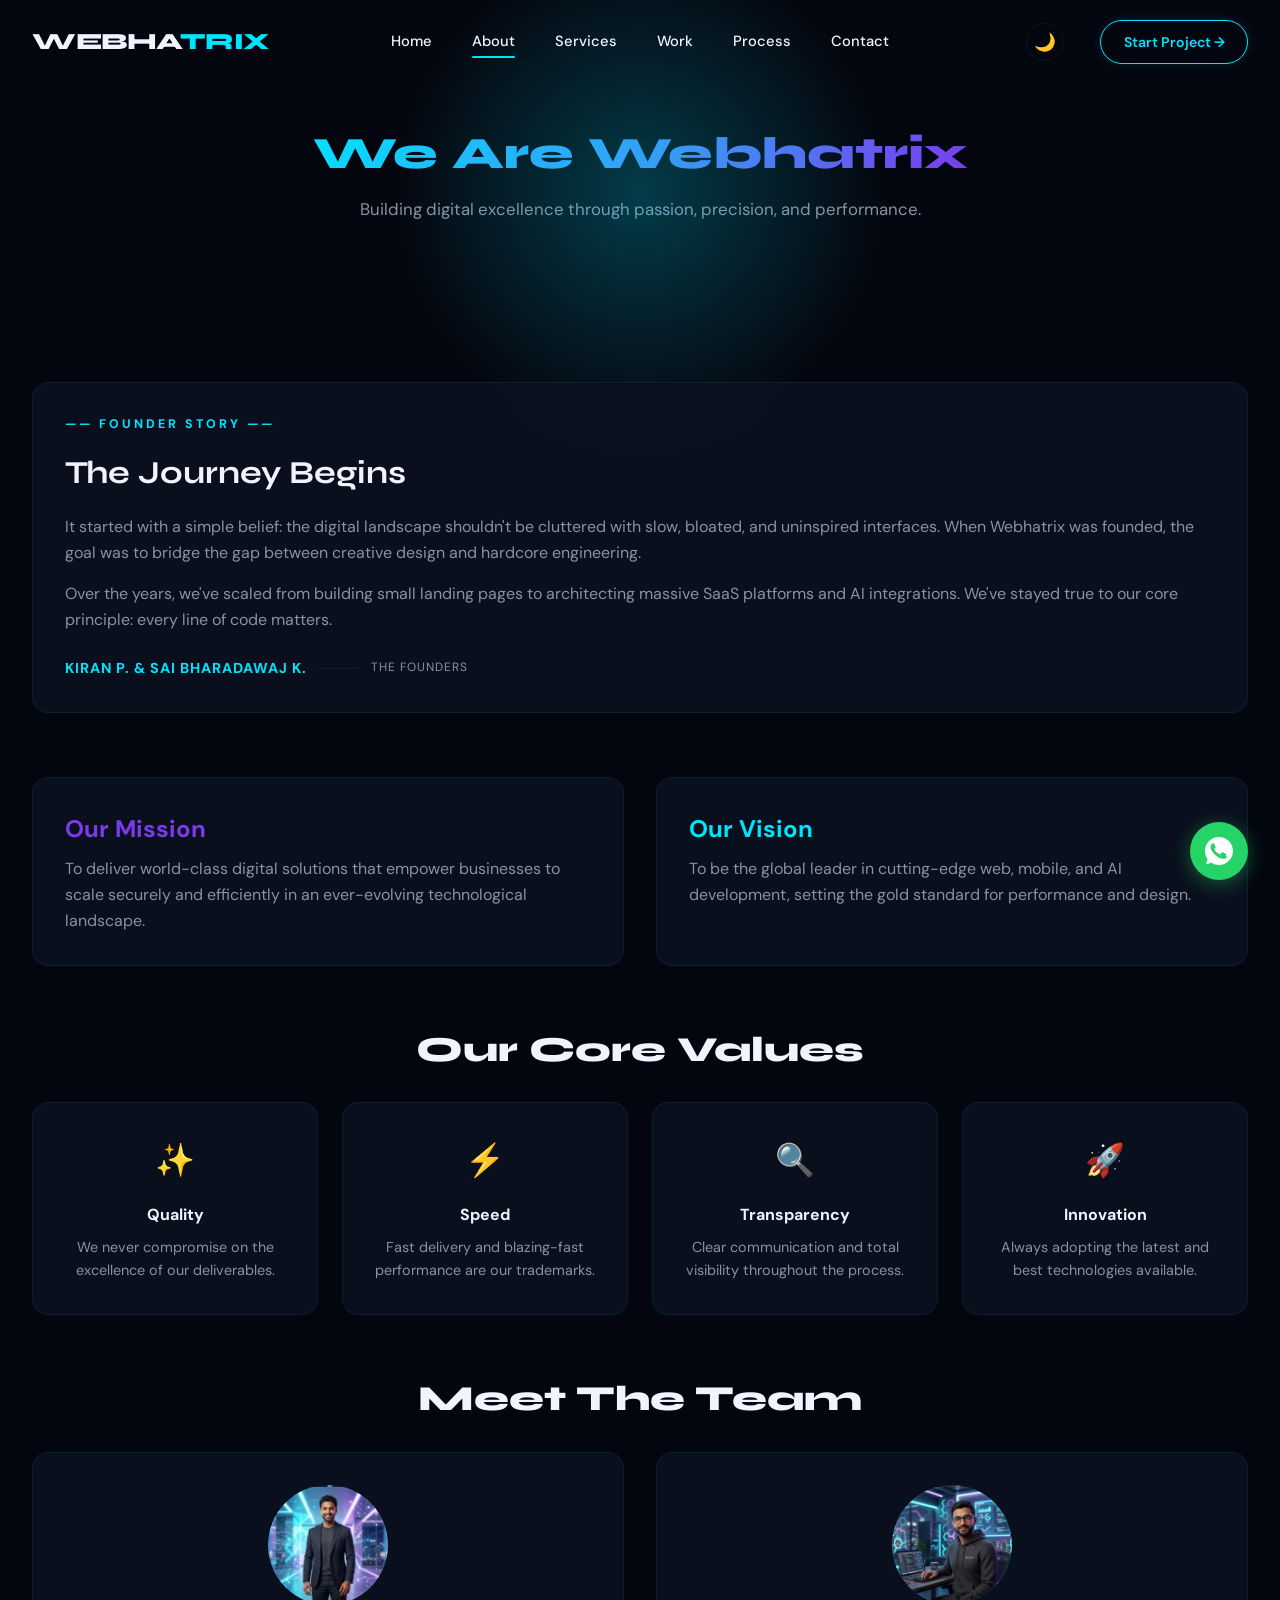
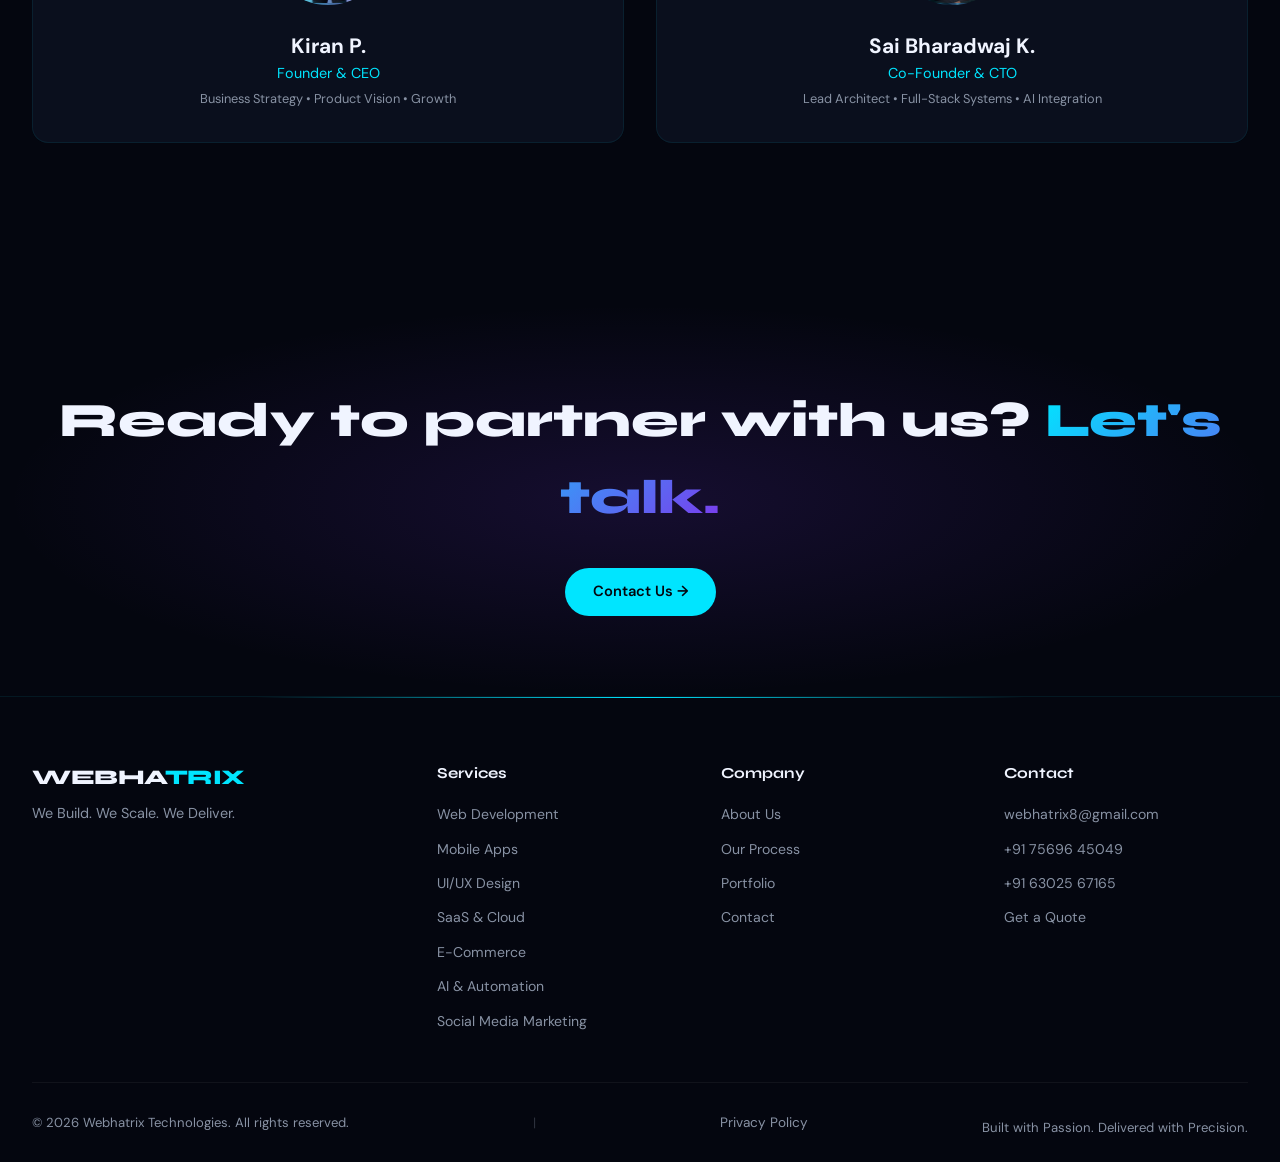
<file: about.html>
<!DOCTYPE html>
<html lang="en">

<head>
    <meta charset="UTF-8">
    <meta name="viewport" content="width=device-width, initial-scale=1.0, maximum-scale=1.0, user-scalable=no">
    <title>Top Web Development Team in Marathahalli, Bangalore — Webhatrix</title>
    <meta name="description"
        content="Meet the engineering team at Webhatrix. Based in Bangalore, we build high-end SaaS, AI, and e-commerce solutions with 30+ successful deliveries.">
    <meta name="author" content="Webhatrix Technologies">
    <meta name="robots" content="index, follow">
    <link rel="icon" type="image/jpeg" href="/images/Webhatrix Logo.jpg">
    <meta property="og:title" content="Top Web Development Team in Marathahalli, Bangalore — Webhatrix">
    <meta property="og:description" content="Meet the engineering team at Webhatrix. Based in Bangalore, we build high-end SaaS, AI, and e-commerce solutions with 30+ successful deliveries.">
    <meta property="og:url" content="https://webhatrix.vercel.app/about.html">
    <meta property="og:image" content="https://webhatrix.vercel.app/images/Webhatrix Logo.jpg">
    <meta property="og:type" content="website">
    <meta name="twitter:card" content="summary_large_image">
    <meta name="twitter:title" content="Top Web Development Team in Marathahalli, Bangalore — Webhatrix">
    <meta name="twitter:description" content="Meet the engineering team at Webhatrix. Based in Bangalore, we build high-end SaaS, AI, and e-commerce solutions with 30+ successful deliveries.">
    <link rel="stylesheet" href="css/style.css">
</head>

<body>
    <div class="cursor-dot"></div>
    <div class="cursor-ring"></div>

    <section class="page-hero" style="padding: 8rem 2rem 4rem; text-align: center;">
        <div class="hero-glow hero-glow--cyan"></div>
        <h1 class="section-title"><span class="gradient-text">We Are Webhatrix</span></h1>
        <p class="section-subtitle" style="margin:1rem auto 0;text-align:center">Building digital excellence through
            passion, precision, and performance.</p>
    </section>

    <section class="section">
        <div class="container" style="display: grid; gap: 4rem;">

            <div class="glass-card reveal">
                <p class="section-label">—— FOUNDER STORY ——</p>
                <h2 style="font-family: var(--font-heading); font-size: 2rem; margin-bottom: 1rem;">The Journey Begins
                </h2>
                <p style="color: var(--muted); margin-bottom: 1rem;">It started with a simple belief: the digital
                    landscape shouldn't be cluttered with slow, bloated, and uninspired interfaces. When Webhatrix was
                    founded, the goal was to bridge the gap between creative design and hardcore engineering.</p>
                <p style="color: var(--muted); margin-bottom: 1.5rem;">Over the years, we've scaled from building small
                    landing pages to architecting massive SaaS platforms and AI integrations. We've stayed true to our
                    core principle: every line of code matters.</p>
                <div style="display:flex; align-items:center; gap:12px;">
                    <p style="font-weight: 700; color: var(--cyan); letter-spacing: 1px; font-size:0.9rem;">KIRAN P. & SAI BHARADAWAJ K.</p>
                    <span style="height:1px; width:40px; background:var(--card-border);"></span>
                    <p style="font-size:0.75rem; color:var(--muted); text-transform:uppercase; letter-spacing:1px;">The Founders</p>
                </div>
            </div>

            <div style="display: grid; grid-template-columns: repeat(auto-fit, minmax(300px, 1fr)); gap: 2rem;">
                <div class="glass-card reveal">
                    <h3 style="font-size: 1.5rem; margin-bottom: 0.5rem; color: var(--violet);">Our Mission</h3>
                    <p style="color: var(--muted);">To deliver world-class digital solutions that empower businesses to
                        scale securely and efficiently in an ever-evolving technological landscape.</p>
                </div>
                <div class="glass-card reveal">
                    <h3 style="font-size: 1.5rem; margin-bottom: 0.5rem; color: var(--cyan);">Our Vision</h3>
                    <p style="color: var(--muted);">To be the global leader in cutting-edge web, mobile, and AI
                        development, setting the gold standard for performance and design.</p>
                </div>
            </div>

            <div class="reveal">
                <h2 class="section-title" style="text-align: center; font-size: 2.2rem; margin-bottom: 2rem;">Our Core
                    Values</h2>
                <div
                    style="display: grid; grid-template-columns: repeat(auto-fit, minmax(200px, 1fr)); gap: 1.5rem; text-align: center;">
                    <div class="glass-card">
                        <div style="font-size: 2rem; margin-bottom: 1rem;">✨</div>
                        <h4>Quality</h4>
                        <p style="color: var(--muted); font-size: 0.9rem; margin-top: 0.5rem;">We never compromise on
                            the excellence of our deliverables.</p>
                    </div>
                    <div class="glass-card">
                        <div style="font-size: 2rem; margin-bottom: 1rem;">⚡</div>
                        <h4>Speed</h4>
                        <p style="color: var(--muted); font-size: 0.9rem; margin-top: 0.5rem;">Fast delivery and
                            blazing-fast performance are our trademarks.</p>
                    </div>
                    <div class="glass-card">
                        <div style="font-size: 2rem; margin-bottom: 1rem;">🔍</div>
                        <h4>Transparency</h4>
                        <p style="color: var(--muted); font-size: 0.9rem; margin-top: 0.5rem;">Clear communication and
                            total visibility throughout the process.</p>
                    </div>
                    <div class="glass-card">
                        <div style="font-size: 2rem; margin-bottom: 1rem;">🚀</div>
                        <h4>Innovation</h4>
                        <p style="color: var(--muted); font-size: 0.9rem; margin-top: 0.5rem;">Always adopting the
                            latest and best technologies available.</p>
                    </div>
                </div>
            </div>

            <div class="glass-card reveal" style="display: none;">
                <h2 class="section-title" style="text-align: center; font-size: 2.2rem; margin-bottom: 2rem;">Our
                    Journey</h2>
                <div
                    style="display: flex; flex-direction: column; gap: 1.5rem; position: relative; padding-left: 20px; border-left: 2px solid var(--card-border);">
                    <div style="position: relative;">
                        <div
                            style="position: absolute; left: -27px; top: 0; width: 12px; height: 12px; border-radius: 50%; background: var(--cyan); display: inline-block;">
                        </div>
                        <h4 style="color: var(--text);">2022 — Founded</h4>
                        <p style="color: var(--muted); font-size: 0.95rem;">Webhatrix was established with a vision to
                            redefine digital products.</p>
                    </div>
                    <div style="position: relative;">
                        <div
                            style="position: absolute; left: -27px; top: 0; width: 12px; height: 12px; border-radius: 50%; background: var(--violet); display: inline-block;">
                        </div>
                        <h4 style="color: var(--text);">2023 — First 10 Clients</h4>
                        <p style="color: var(--muted); font-size: 0.95rem;">Delivered high-converting websites and
                            reached our first major milestone.</p>
                    </div>
                    <div style="position: relative;">
                        <div
                            style="position: absolute; left: -27px; top: 0; width: 12px; height: 12px; border-radius: 50%; background: var(--cyan); display: inline-block;">
                        </div>
                        <h4 style="color: var(--text);">2024 — Expanded to AI Services</h4>
                        <p style="color: var(--muted); font-size: 0.95rem;">Integrated OpenAI and custom ML models for
                            SaaS platforms.</p>
                    </div>
                    <div style="position: relative;">
                        <div
                            style="position: absolute; left: -27px; top: 0; width: 12px; height: 12px; border-radius: 50%; background: var(--violet); display: inline-block;">
                        </div>
                        <h4 style="color: var(--text);">2025 — Serving 35+ Clients Globally</h4>
                        <p style="color: var(--muted); font-size: 0.95rem;">A trusted partner to startups and
                            enterprises worldwide.</p>
                    </div>
                </div>
            </div>

            <div class="reveal">
                <h2 class="section-title" style="text-align: center; font-size: 2.2rem; margin-bottom: 2rem;">Meet The
                    Team</h2>
                <div style="display: grid; grid-template-columns: repeat(auto-fit, minmax(280px, 1fr)); gap: 2rem;">
                    <div class="glass-card" style="text-align: center;">
                        <div
                            role="img" aria-label="Kiran P. - Founder & CEO"
                            style="width: 120px; height: 120px; background: url('images/avatar_kiran.png') center/cover; border-radius: 50%; margin: 0 auto 1.5rem; border: 2px solid var(--card-border);">
                        </div>
                        <h3 style="font-size: 1.3rem;">Kiran P.</h3>
                        <p style="color: var(--cyan); font-size: 0.9rem;">Founder & CEO</p>
                        <p style="color: var(--muted); font-size: 0.8rem; margin-top: 0.25rem;">Business Strategy • Product Vision • Growth</p>
                    </div>
                    <div class="glass-card" style="text-align: center;">
                        <div
                            role="img" aria-label="Sai Bharadwaj K. - Co-Founder & CTO"
                            style="width: 120px; height: 120px; background: url('images/avatar_bharadwaj.png') center/cover; border-radius: 50%; margin: 0 auto 1.5rem; border: 2px solid var(--card-border);">
                        </div>
                        <h3 style="font-size: 1.3rem;">Sai Bharadwaj K.</h3>
                        <p style="color: var(--cyan); font-size: 0.9rem;">Co-Founder & CTO</p>
                        <p style="color: var(--muted); font-size: 0.8rem; margin-top: 0.25rem;">Lead Architect • Full-Stack Systems • AI Integration</p>
                    </div>
                </div>
            </div>

        </div>
    </section>

    <section class="cta-banner" style="margin-top: 4rem;">
        <h2 class="reveal">Ready to partner with us? <span class="gradient-text">Let's talk.</span></h2>
        <div class="hero-buttons reveal" style="justify-content:center; margin-top: 2rem;">
            <a href="contact.html" class="btn btn-primary"><span>Contact Us →</span></a>
        </div>
    </section>

    <script src="js/components.js"></script>
    <script src="js/main.js"></script>
</body>

</html>
</file>
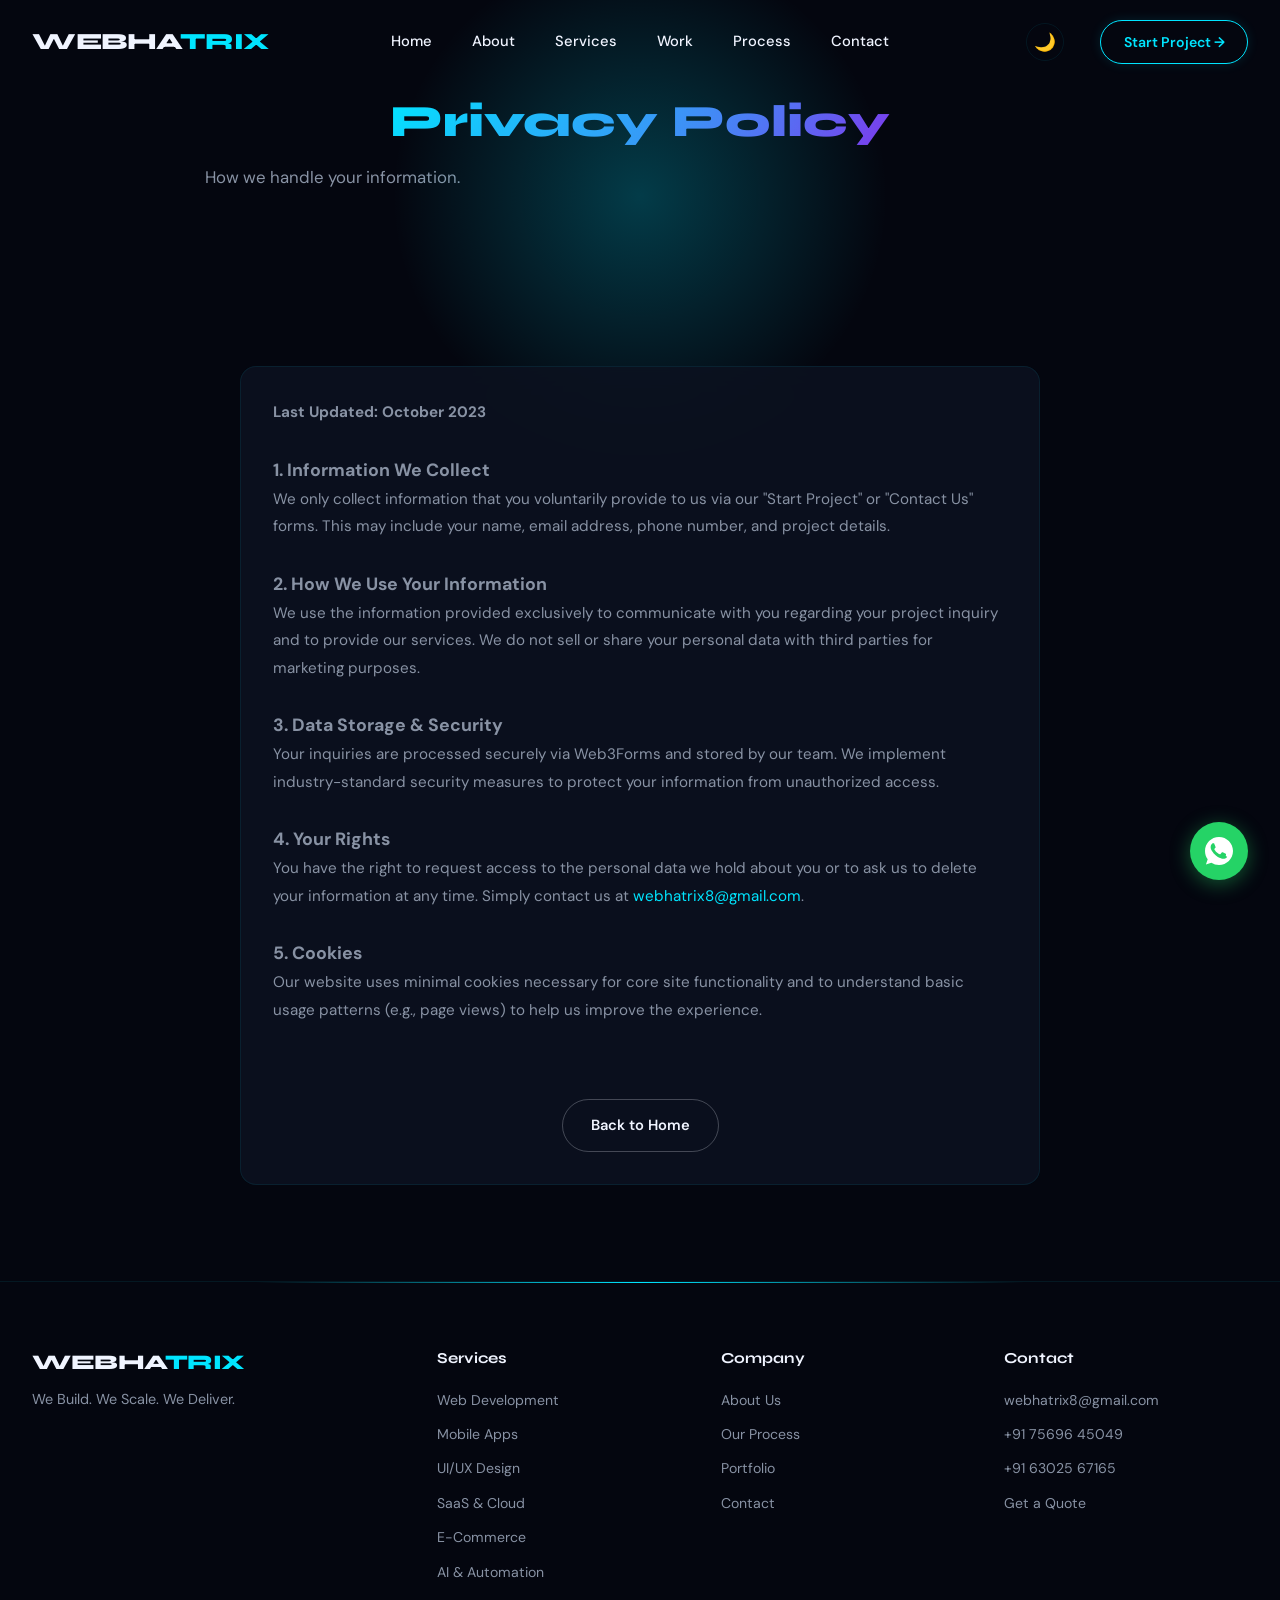
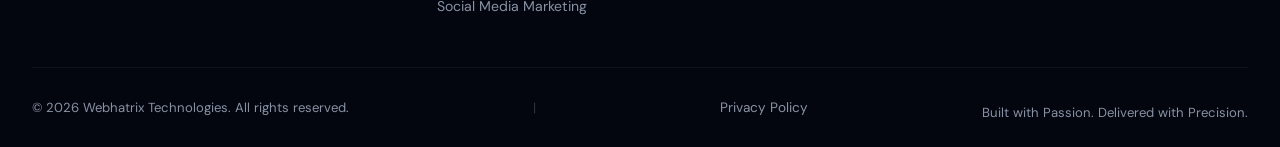
<file: privacy.html>
<!DOCTYPE html>
<html lang="en">

<head>
    <meta charset="UTF-8">
    <meta name="viewport" content="width=device-width, initial-scale=1.0">
    <title>Privacy Policy | Webhatrix Technologies</title>
    <meta name="robots" content="noindex, nofollow">
    <link rel="stylesheet" href="css/style.css">
</head>

<body class="privacy-page">
    <div class="cursor-dot"></div>
    <div class="cursor-ring"></div>

    <section class="page-hero" style="padding: 6rem 2rem 2rem; text-align: center;">
        <div class="hero-glow hero-glow--cyan"></div>
        <h1 class="section-title"><span class="gradient-text">Privacy Policy</span></h1>
        <p class="section-subtitle">How we handle your information.</p>
    </section>

    <section class="section">
        <div class="container" style="max-width: 800px; line-height: 1.8; color: var(--muted); font-size: 0.95rem;">
            <div class="glass-card">
                <p><strong>Last Updated: October 2023</strong></p>
                <br>
                <h3>1. Information We Collect</h3>
                <p>We only collect information that you voluntarily provide to us via our "Start Project" or "Contact Us" forms. This may include your name, email address, phone number, and project details.</p>
                
                <br>
                <h3>2. How We Use Your Information</h3>
                <p>We use the information provided exclusively to communicate with you regarding your project inquiry and to provide our services. We do not sell or share your personal data with third parties for marketing purposes.</p>
                
                <br>
                <h3>3. Data Storage & Security</h3>
                <p>Your inquiries are processed securely via Web3Forms and stored by our team. We implement industry-standard security measures to protect your information from unauthorized access.</p>
                
                <br>
                <h3>4. Your Rights</h3>
                <p>You have the right to request access to the personal data we hold about you or to ask us to delete your information at any time. Simply contact us at <a href="mailto:webhatrix8@gmail.com" style="color:var(--cyan)">webhatrix8@gmail.com</a>.</p>
                
                <br>
                <h3>5. Cookies</h3>
                <p>Our website uses minimal cookies necessary for core site functionality and to understand basic usage patterns (e.g., page views) to help us improve the experience.</p>
                
                <br>
                <div style="text-align: center; margin-top: 3rem;">
                    <a href="index.html" class="btn btn-ghost"><span>Back to Home</span></a>
                </div>
            </div>
        </div>
    </section>

    <script src="js/components.js"></script>
    <script src="js/main.js"></script>
</body>

</html>
</file>
<file: css/style.css>
/* ═══════════════════════════════════════════
   WEBHATRIX TECHNOLOGIES — MASTER STYLESHEET
   ═══════════════════════════════════════════ */

/* ── Google Fonts ── */
@import url('https://fonts.googleapis.com/css2?family=DM+Sans:wght@400;500;700&family=Syne:wght@600;700;800&display=swap');

/* ── Design Tokens ── */
:root {
   --bg: #04060F;
   --cyan: #00E5FF;
   --violet: #7C3AED;
   --text: #F0F4FF;
   --muted: #8892A4;
   --card: rgba(12, 18, 32, 0.85);
   --card-border: rgba(0, 229, 255, 0.08);
   --glass-blur: 18px;
   --radius: 16px;
   --radius-sm: 10px;
   --radius-pill: 999px;
   --font-heading: 'Syne', sans-serif;
   --font-body: 'DM Sans', sans-serif;
   --max-w: 1240px;
   --transition: 0.35s cubic-bezier(.4, 0, .2, 1);
   --glow-cyan: 0 0 20px rgba(0, 229, 255, 0.25);
   --glow-violet: 0 0 20px rgba(124, 58, 237, 0.25);
}

/* ── Reset ── */
*,
*::before,
*::after {
   box-sizing: border-box;
   margin: 0;
   padding: 0
}

html {
   scroll-behavior: auto !important;
   -webkit-font-smoothing: antialiased
}

body {
   font-family: var(--font-body);
   background: var(--bg);
   color: var(--text);
   line-height: 1.6;
   cursor: none;
}

a {
   color: inherit;
   text-decoration: none
}

ul,
ol {
   list-style: none
}

img {
   max-width: 100%;
   display: block
}

button,
input,
textarea,
select {
   font: inherit;
   color: inherit;
   border: none;
   outline: none;
   background: none
}

/* ── Noise Overlay (replaced by canvas grain) ── */

/* ── Page Loader ── */
.page-loader {
   position: fixed;
   inset: 0;
   z-index: 99999;
   background: var(--bg);
   display: flex;
   flex-direction: column;
   align-items: center;
   justify-content: center;
   transition: opacity .5s, visibility .5s
}

.page-loader.hide {
   opacity: 0;
   visibility: hidden
}

.page-loader__logo {
   max-width: clamp(140px, 30vw, 250px);
   height: auto;
   border-radius: 12px;
   animation: loaderPulse 1s ease infinite alternate;
   margin-bottom: 24px;
}

.page-loader__text {
   font-family: var(--font-heading);
   font-size: clamp(2rem, 5vw, 3.5rem);
   font-weight: 800;
   background: linear-gradient(135deg, var(--cyan), var(--violet));
   -webkit-background-clip: text;
   -webkit-text-fill-color: transparent;
   background-clip: text;
   animation: loaderPulse 1s ease infinite alternate;
   margin-bottom: 8px;
}

.page-loader__bar {
   width: 180px;
   height: 3px;
   background: rgba(255, 255, 255, .08);
   border-radius: 4px;
   margin-top: 1.2rem;
   overflow: hidden
}

.page-loader__bar span {
   display: block;
   height: 100%;
   width: 100%;
   transform: scaleX(0);
   transform-origin: left;
   background: linear-gradient(90deg, var(--cyan), var(--violet));
   border-radius: 4px;
   animation: loaderFill 1.2s ease forwards
}

@keyframes loaderFill {
   to {
      transform: scaleX(1);
   }
}

@keyframes loaderPulse {
   to {
      opacity: .6
   }
}



/* ── Custom Cursor (GPU optimized — JS uses transform for position) ── */
.cursor-dot {
   width: 8px;
   height: 8px;
   background: var(--cyan);
   border-radius: 50%;
   position: fixed;
   top: 0;
   left: 0;
   pointer-events: none;
   z-index: 100001;
   will-change: transform;
   box-shadow: 0 0 10px #00E5FF, 0 0 20px #00E5FF;
   transition: background .2s, box-shadow .2s
}

.cursor-ring {
   width: 36px;
   height: 36px;
   border: 1.5px solid rgba(0, 229, 255, .5);
   border-radius: 50%;
   position: fixed;
   top: 0;
   left: 0;
   pointer-events: none;
   z-index: 100000;
   will-change: transform, border-color, width, height;
   transform: translateZ(0);
   backface-visibility: hidden;
   transition: width .3s, height .3s, border-color .3s, transform .3s
}

/* ── Navbar ── */
.navbar {
   position: fixed;
   top: 0;
   left: 0;
   width: 100%;
   z-index: 9990;
   padding: 1rem 2rem;
   display: flex;
   align-items: center;
   justify-content: space-between;
   transition: background-color var(--transition), backdrop-filter var(--transition), border-color var(--transition)
}

.navbar.scrolled {
   background: rgba(4, 6, 15, .82);
   backdrop-filter: blur(14px);
   -webkit-backdrop-filter: blur(14px);
   border-bottom: 1px solid var(--card-border)
}

.nav-logo {
   flex: 1;
   font-family: var(--font-heading);
   font-weight: 800;
   font-size: 1.45rem;
   letter-spacing: -.5px
}

.nav-logo span {
   color: var(--cyan)
}

.nav-links {
   display: flex;
   gap: 2.5rem;
   align-items: center;
   justify-content: center;
}

.nav-actions {
   flex: 1;
   display: flex;
   align-items: center;
   justify-content: flex-end;
   gap: 1.5rem;
}

.nav-links a {
   font-size: .92rem;
   font-weight: 500;
   position: relative;
   padding: .25rem 0;
   transition: color var(--transition)
}

.nav-links a::after {
   content: '';
   position: absolute;
   bottom: 0;
   left: 0;
   width: 100%;
   transform: scaleX(0);
   transform-origin: left;
   height: 2px;
   background: var(--cyan);
   border-radius: 2px;
   transition: transform .3s
}

.nav-links a:hover::after,
.nav-links a.active::after {
   transform: scaleX(1)
}

.nav-links a:hover {
   color: var(--cyan)
}

.nav-cta {
   display: inline-flex;
   align-items: center;
   gap: .5rem;
   padding: .6rem 1.4rem;
   border: 1.5px solid var(--cyan);
   border-radius: var(--radius-pill);
   font-weight: 600;
   font-size: .88rem;
   color: var(--cyan);
   transition: background-color var(--transition), color var(--transition), box-shadow var(--transition), transform var(--transition);
   box-shadow: 0 0 12px rgba(0, 229, 255, .12)
}

.nav-cta:hover {
   background: var(--cyan);
   color: var(--bg);
   box-shadow: var(--glow-cyan)
}

/* Mobile Menu Toggle */
.menu-toggle {
   display: none;
   flex-direction: column;
   gap: 5px;
   cursor: pointer;
   z-index: 9999
}

.menu-toggle span {
   width: 24px;
   height: 2px;
   background: var(--text);
   transition: transform var(--transition), opacity var(--transition);
   border-radius: 2px
}

.menu-toggle.open span:nth-child(1) {
   transform: rotate(45deg) translate(5px, 5px)
}

.menu-toggle.open span:nth-child(2) {
   opacity: 0
}

.menu-toggle.open span:nth-child(3) {
   transform: rotate(-45deg) translate(5px, -5px)
}

/* Full-screen mobile menu */
.mobile-menu {
   position: fixed;
   inset: 0;
   background: rgba(4, 6, 15, .96);
   z-index: 9988;
   display: flex;
   flex-direction: column;
   align-items: center;
   justify-content: center;
   gap: 2rem;
   opacity: 0;
   visibility: hidden;
   transition: opacity var(--transition), visibility var(--transition)
}

.mobile-menu.open {
   opacity: 1;
   visibility: visible
}

.mobile-menu a {
   font-family: var(--font-heading);
   font-size: clamp(1.6rem, 4vw, 2.4rem);
   font-weight: 700;
   opacity: 0;
   transform: translateY(20px);
   transition: opacity .4s, transform .4s, color .2s
}

.mobile-menu.open a {
   opacity: 1;
   transform: translateY(0)
}

.mobile-menu a:hover {
   color: var(--cyan)
}

/* ── Footer ── */
.footer {
   border-top: 1px solid var(--card-border);
   padding: 4rem 2rem 1.5rem;
   position: relative
}

.footer::before {
   content: '';
   position: absolute;
   top: 0;
   left: 50%;
   transform: translateX(-50%);
   width: 60%;
   height: 1px;
   background: linear-gradient(90deg, transparent, var(--cyan), transparent)
}

.footer-grid {
   max-width: var(--max-w);
   margin: 0 auto;
   display: grid;
   grid-template-columns: 1.5fr 1fr 1fr 1fr;
   gap: 2.5rem
}

.footer-brand p {
   color: var(--muted);
   font-size: .9rem;
   margin-top: .5rem
}

.footer-socials {
   display: none !important; /* Hidden for now per client request — will enable in future */
   gap: .75rem;
   margin-top: 1rem
}

.footer-socials a {
   width: 36px;
   height: 36px;
   border-radius: 50%;
   border: 1px solid var(--card-border);
   display: flex;
   align-items: center;
   justify-content: center;
   transition: border-color var(--transition), color var(--transition), box-shadow var(--transition);
   font-size: .85rem
}

.footer-socials a:hover {
   border-color: var(--cyan);
   color: var(--cyan);
   box-shadow: var(--glow-cyan)
}

.footer h4 {
   font-family: var(--font-heading);
   font-size: .95rem;
   margin-bottom: 1rem;
   color: var(--text)
}

.footer ul li {
   margin-bottom: .55rem
}

.footer ul a {
   color: var(--muted);
   font-size: .88rem;
   transition: color .2s
}

.footer ul a:hover {
   color: var(--cyan)
}

.footer-bottom {
   max-width: var(--max-w);
   margin: 2.5rem auto 0;
   padding-top: 1.5rem;
   border-top: 1px solid rgba(255, 255, 255, .05);
   display: flex;
   justify-content: space-between;
   align-items: center;
   font-size: .82rem;
   color: var(--muted)
}

/* ── Section Helpers ── */
.section {
   padding: 6rem 2rem;
   contain: layout paint style;
}

.container {
   max-width: var(--max-w);
   margin: 0 auto
}

.section-label {
   font-size: .78rem;
   letter-spacing: 3px;
   text-transform: uppercase;
   color: var(--cyan);
   font-weight: 700;
   margin-bottom: .75rem
}

.section-title {
   font-family: var(--font-heading);
   font-size: clamp(1.8rem, 4vw, 2.8rem);
   font-weight: 800;
   margin-bottom: 1rem;
   line-height: 1.15
}

.section-subtitle {
   color: var(--muted);
   font-size: 1.05rem;
   max-width: 600px;
   margin-bottom: 3rem
}

.gradient-text {
   background: linear-gradient(135deg, var(--cyan), var(--violet));
   -webkit-background-clip: text;
   -webkit-text-fill-color: transparent;
   background-clip: text
}

/* ── Buttons ── */
.btn {
   display: inline-flex;
   align-items: center;
   gap: .5rem;
   padding: .75rem 1.75rem;
   border-radius: var(--radius-pill);
   font-weight: 600;
   font-size: .92rem;
   transition: transform var(--transition), background-color var(--transition), box-shadow var(--transition), border-color var(--transition), color var(--transition);
   cursor: pointer;
   position: relative;
   overflow: hidden
}

.btn-primary {
   background: var(--cyan);
   color: var(--bg)
}

.btn-primary:hover {
   box-shadow: var(--glow-cyan);
   transform: translateY(-2px)
}

.btn-ghost {
   border: 1.5px solid rgba(240, 244, 255, .25);
   color: var(--text)
}

.btn-ghost:hover {
   border-color: var(--text);
   transform: translateY(-2px)
}

/* ── Glass Card ── */
.glass-card {
   background: var(--card);
   border: 1px solid var(--card-border);
   border-radius: var(--radius);
   padding: 2rem;
   backdrop-filter: blur(var(--glass-blur));
   -webkit-backdrop-filter: blur(var(--glass-blur));
   will-change: transform;
   transform: translateZ(0);
   backface-visibility: hidden;
   transition: transform var(--transition), border-color var(--transition), box-shadow var(--transition);
}

.glass-card:hover {
   transform: translateY(-6px);
   border-color: rgba(0, 229, 255, .18);
   box-shadow: 0 8px 40px rgba(0, 229, 255, .06)
}

/* ── Scroll Animations ── */
.reveal,
.reveal-left,
.reveal-right {
   opacity: 1;
   transition: opacity 0.65s ease, transform 0.65s cubic-bezier(0.2, 0.8, 0.2, 1), filter 0.65s ease;
}

.js-enabled .reveal {
   opacity: 0;
   transform: translateY(40px);
}

.js-enabled .reveal-left {
   opacity: 0;
   transform: translateX(-50px);
}

.js-enabled .reveal-right {
   opacity: 0;
   transform: translateX(50px);
}

.js-enabled .portfolio-card.reveal {
   transform: perspective(800px) rotateY(15deg) rotateX(5deg) scale(0.95);
}

.js-enabled .reveal.visible,
.js-enabled .reveal-left.visible,
.js-enabled .reveal-right.visible,
.js-enabled .portfolio-card.reveal.visible {
   opacity: 1 !important;
   transform: translate(0) scale(1);
}

/* ═══════════════════════════════════════════
   HOME PAGE
   ═══════════════════════════════════════════ */

/* Hero */
.hero {
   min-height: 100vh;
   display: flex;
   align-items: center;
   padding: 7rem 2rem 4rem;
   position: relative;
   overflow: hidden;
   contain: layout paint style;
}

.hero-canvas {
   position: absolute;
   inset: 0;
   z-index: 0;
   will-change: transform;
   transform: translateZ(0);
   backface-visibility: hidden;
}

.hero-glow {
   position: absolute;
   width: 600px;
   height: 600px;
   border-radius: 50%;
   opacity: .3;
   pointer-events: none;
   z-index: 0
}

.hero-glow--cyan {
   background: radial-gradient(circle, rgba(0,229,255,0.8) 0%, transparent 70%);
   top: -10%;
   left: -10%
}

.hero-glow--violet {
   background: radial-gradient(circle, rgba(124,58,237,0.8) 0%, transparent 70%);
   bottom: -10%;
   right: -10%
}

.hero .container {
   display: grid;
   grid-template-columns: 1.1fr .9fr;
   gap: 3rem;
   align-items: center;
   position: relative;
   z-index: 1
}

.hero-badge {
   display: inline-flex;
   align-items: center;
   gap: .5rem;
   padding: .4rem 1rem;
   border-radius: var(--radius-pill);
   background: rgba(0, 229, 255, .08);
   border: 1px solid rgba(0, 229, 255, .15);
   font-size: .82rem;
   color: var(--cyan);
   margin-bottom: 1.5rem;
   width: fit-content
}

.hero-badge .pulse {
   width: 8px;
   height: 8px;
   background: #22c55e;
   border-radius: 50%;
   animation: pulse 2s infinite
}

@keyframes pulse {

   0%,
   100% {
      box-shadow: 0 0 0 0 rgba(34, 197, 94, .5)
   }

   70% {
      box-shadow: 0 0 0 8px rgba(34, 197, 94, 0)
   }
}

.hero h1 {
   font-family: var(--font-heading);
   font-size: clamp(2.4rem, 5.5vw, 4rem);
   font-weight: 800;
   line-height: 1.1;
   margin-bottom: 1.25rem
}

.hero-sub {
   color: var(--muted);
   font-size: 1.1rem;
   margin-bottom: 1rem;
   max-width: 520px
}

.typing-line {
   font-size: 1.05rem;
   color: var(--text);
   margin-bottom: 2rem;
   height: 1.6em
}

.typing-line span {
   color: var(--cyan);
   border-right: 2px solid var(--cyan);
   padding-right: 4px;
   animation: blink .7s step-end infinite
}

@keyframes blink {
   50% {
      border-color: transparent
   }
}

.hero-buttons {
   display: flex;
   gap: 1rem;
   flex-wrap: wrap
}

.scroll-indicator {
   position: absolute;
   bottom: 2rem;
   left: 50%;
   transform: translateX(-50%);
   z-index: 1;
   animation: bounce 2s infinite
}

@keyframes bounce {

   0%,
   100% {
      transform: translateX(-50%) translateY(0)
   }

   50% {
      transform: translateX(-50%) translateY(10px)
   }
}

/* Dashboard Mockup */
.dashboard-mockup {
   background: var(--card);
   border: 1px solid var(--card-border);
   border-radius: var(--radius);
   padding: 1.5rem;
   backdrop-filter: blur(12px);
   position: relative
}

.mockup-header {
   display: flex;
   gap: .4rem;
   margin-bottom: 1.25rem
}

.mockup-header span {
   width: 10px;
   height: 10px;
   border-radius: 50%;
   background: rgba(255, 255, 255, .12)
}

.mockup-header span:first-child {
   background: #ef4444
}

.mockup-header span:nth-child(2) {
   background: #eab308
}

.mockup-header span:nth-child(3) {
   background: #22c55e
}

.mockup-metrics {
   display: grid;
   grid-template-columns: 1fr 1fr;
   gap: 1rem
}

.metric-card {
   background: rgba(255, 255, 255, .03);
   border: 1px solid rgba(255, 255, 255, .06);
   border-radius: var(--radius-sm);
   padding: 1rem;
   text-align: center
}

.metric-card .number {
   font-family: var(--font-heading);
   font-size: 1.6rem;
   font-weight: 800;
   color: var(--cyan);
   text-shadow: 0 0 20px rgba(0, 229, 255, .3)
}

.metric-card .label {
   font-size: .75rem;
   color: var(--muted);
   margin-top: .25rem
}

.mockup-chart {
   margin-top: 1rem;
   height: 60px;
   background: linear-gradient(180deg, rgba(0, 229, 255, .12), transparent);
   border-radius: var(--radius-sm);
   position: relative;
   overflow: hidden
}

.mockup-chart::after {
   content: '';
   position: absolute;
   bottom: 0;
   left: 0;
   right: 0;
   height: 2px;
   background: linear-gradient(90deg, var(--cyan), var(--violet))
}

/* Stats Strip */
.stats-strip {
   padding: 3rem 2rem;
   border-top: 1px solid var(--card-border);
   border-bottom: 1px solid var(--card-border)
}

.stats-strip .container {
   display: grid;
   grid-template-columns: repeat(4, 1fr);
   gap: 2rem;
   text-align: center
}

.stat-item .stat-number {
   font-family: var(--font-heading);
   font-size: clamp(2rem, 4vw, 3rem);
   font-weight: 800;
   color: var(--cyan)
}

.stat-item .stat-label {
   color: var(--muted);
   font-size: .9rem;
   margin-top: .25rem
}

/* Services Grid */
.services-grid {
   display: grid;
   grid-template-columns: repeat(3, 1fr);
   gap: 1.5rem;
   margin-bottom: 2rem
}

.service-card {
   text-align: center;
   padding: 2.5rem 1.5rem
}

.service-card .icon {
   font-size: 2rem;
   margin-bottom: 1rem;
   display: flex;
   align-items: center;
   justify-content: center;
   width: 60px;
   height: 60px;
   margin: 0 auto 1rem;
   border-radius: var(--radius-sm);
   background: rgba(0, 229, 255, .06);
   border: 1px solid rgba(0, 229, 255, .1);
   transition: background-color var(--transition), box-shadow var(--transition), transform var(--transition)
}

.service-card:hover .icon {
   background: rgba(0, 229, 255, .12);
   box-shadow: var(--glow-cyan)
}

.service-card h3 {
   font-family: var(--font-heading);
   font-size: 1.05rem;
   font-weight: 700;
   margin-bottom: .5rem
}

.service-card p {
   color: var(--muted);
   font-size: .88rem
}

/* Featured Work */
.featured-grid {
   display: grid;
   grid-template-columns: repeat(3, 1fr);
   gap: 1.5rem;
   margin-bottom: 2rem
}

.project-card {
   border-radius: var(--radius);
   overflow: hidden;
   position: relative;
   height: 320px;
   cursor: pointer;
   will-change: transform;
   transform: translateZ(0);
   backface-visibility: hidden;
   transition: transform var(--transition)
}

.project-card:hover {
   transform: scale(1.03)
}

.project-cover {
   position: absolute;
   inset: 0;
   border-radius: var(--radius)
}

.project-card-content {
   position: absolute;
   bottom: 0;
   left: 0;
   right: 0;
   padding: 1.5rem;
   z-index: 2;
   background: linear-gradient(transparent, rgba(4, 6, 15, .9))
}

.project-card h3 {
   font-family: var(--font-heading);
   font-size: 1.1rem;
   font-weight: 700;
   margin-bottom: .5rem
}

.project-tags {
   display: flex;
   gap: .4rem;
   flex-wrap: wrap
}

.project-tags span {
   font-size: .72rem;
   padding: .2rem .6rem;
   border-radius: var(--radius-pill);
   background: rgba(0, 229, 255, .1);
   color: var(--cyan);
   border: 1px solid rgba(0, 229, 255, .15)
}

.project-card .view-link {
   opacity: 0;
   transform: translateX(-10px);
   transition: opacity var(--transition), transform var(--transition);
   color: var(--cyan);
   font-size: .85rem;
   margin-top: .5rem;
   display: inline-flex;
   align-items: center;
   gap: .3rem
}

.project-card:hover .view-link {
   opacity: 1;
   transform: translateX(0)
}

/* Why Choose Us */
.why-grid {
   display: grid;
   grid-template-columns: repeat(auto-fit, minmax(280px, 1fr));
   gap: 2rem
}

.why-item {
   text-align: center;
   padding: 2rem
}

.why-item .why-icon {
   font-size: 2.2rem;
   margin-bottom: 1rem;
   animation: gentlePulse 3s ease infinite
}

@keyframes gentlePulse {

   0%,
   100% {
      transform: scale(1)
   }

   50% {
      transform: scale(1.08)
   }
}

.why-item h3 {
   font-family: var(--font-heading);
   font-size: 1.1rem;
   font-weight: 700;
   margin-bottom: .5rem
}

.why-item p {
   color: var(--muted);
   font-size: .9rem
}

/* Testimonials */
.testimonials-grid {
   display: grid;
   grid-template-columns: repeat(3, 1fr);
   gap: 1.5rem
}

.testimonial-card {
   padding: 2rem
}

.testimonial-card .stars {
   color: #eab308;
   font-size: .9rem;
   margin-bottom: 1rem;
   letter-spacing: 2px
}

.testimonial-card blockquote {
   font-size: .95rem;
   font-style: italic;
   line-height: 1.7;
   margin-bottom: 1.25rem;
   color: var(--text)
}

.testimonial-card .author {
   font-size: .82rem;
   color: var(--muted)
}

.testimonial-card .author strong {
   color: var(--text);
   font-weight: 600
}

/* CTA Banner */
.cta-banner {
   padding: 5rem 2rem;
   text-align: center;
   position: relative;
   overflow: hidden
}

.cta-banner::before {
   content: '';
   position: absolute;
   inset: 0;
   background: radial-gradient(ellipse at center, rgba(124, 58, 237, .15), transparent 70%);
   pointer-events: none
}

.cta-banner h2 {
   font-family: var(--font-heading);
   font-size: clamp(2rem, 4vw, 3rem);
   font-weight: 800;
   margin-bottom: 1rem;
   position: relative
}

.cta-banner p {
   color: var(--muted);
   margin-bottom: 2rem;
   position: relative
}

.cta-banner .hero-buttons {
   justify-content: center;
   position: relative
}

/* ═══════════════════════════════════════════
   SERVICES PAGE
   ═══════════════════════════════════════════ */
.page-hero {
   padding: 8rem 2rem 4rem;
   text-align: center;
   position: relative
}

.page-hero .hero-glow {
   top: -20%;
   left: 50%;
   transform: translateX(-50%);
   width: 500px;
   height: 500px
}

.breadcrumb {
   font-size: .85rem;
   color: var(--muted);
   margin-bottom: 1rem
}

.breadcrumb a {
   color: var(--cyan);
   transition: color .2s
}

.breadcrumb a:hover {
   color: var(--text)
}

.service-detail {
   display: grid;
   grid-template-columns: 1fr 1fr;
   gap: 4rem;
   align-items: center;
   padding: 4rem 0;
   border-bottom: 1px solid var(--card-border)
}

.service-detail:nth-child(even) {
   direction: rtl
}

.service-detail:nth-child(even)>* {
   direction: ltr
}

.service-number {
   font-family: var(--font-heading);
   font-size: clamp(5rem, 10vw, 8rem);
   font-weight: 800;
   color: rgba(0, 229, 255, .04);
   line-height: 1;
   margin-bottom: -2rem;
   position: relative;
   z-index: 0
}

.service-detail .icon {
   font-size: 3rem;
   margin-bottom: 1rem;
   position: relative;
   z-index: 1;
}

.service-visual {
   width: 100%;
   height: 400px;
   border-radius: var(--radius);
   background-size: cover;
   background-position: center;
   border: 1px solid var(--card-border);
   position: relative;
   overflow: hidden;
   box-shadow: var(--glow-cyan);
   will-change: transform;
   transform: translateZ(0);
   backface-visibility: hidden;
}

.service-visual::after {
   content: '';
   position: absolute;
   inset: 0;
   background: linear-gradient(45deg, rgba(0, 229, 255, 0.1), transparent);
}

.service-detail h3 {
   font-family: var(--font-heading);
   font-size: 1.5rem;
   font-weight: 800;
   margin-bottom: 1rem
}

.service-detail p {
   color: var(--muted);
   margin-bottom: 1.5rem;
   line-height: 1.7
}

.service-detail ul {
   margin-bottom: 1.5rem
}

.service-detail ul li {
   color: var(--muted);
   font-size: .9rem;
   padding: .35rem 0;
   padding-left: 1.2rem;
   position: relative
}

.service-detail ul li::before {
   content: '✦';
   position: absolute;
   left: 0;
   color: var(--cyan);
   font-size: .7rem
}

.tech-tags {
   display: flex;
   gap: .5rem;
   flex-wrap: wrap;
   margin-bottom: 1.5rem
}

.tech-tag {
   font-size: .78rem;
   padding: .3rem .75rem;
   border-radius: var(--radius-pill);
   background: rgba(0, 229, 255, .06);
   color: var(--cyan);
   border: 1px solid rgba(0, 229, 255, .12)
}

/* Marquee */
.marquee-section {
   padding: 4rem 0;
   overflow: hidden
}

.marquee-row {
   display: flex;
   gap: 1rem;
   animation: marqueeLeft 30s linear infinite;
   width: max-content
}

.marquee-row.reverse {
   animation: marqueeRight 30s linear infinite
}

.marquee-row:hover {
   animation-play-state: paused
}

.marquee-item {
   padding: .6rem 1.5rem;
   border-radius: var(--radius-pill);
   background: var(--card);
   border: 1px solid var(--card-border);
   font-size: .88rem;
   white-space: nowrap;
   transition: border-color var(--transition), color var(--transition)
}

.marquee-item:hover {
   border-color: var(--cyan);
   color: var(--cyan)
}

@keyframes marqueeLeft {
   to {
      transform: translateX(-50%)
   }
}

@keyframes marqueeRight {
   from {
      transform: translateX(-50%)
   }

   to {
      transform: translateX(0)
   }
}

/* ═══════════════════════════════════════════
   WORK / PORTFOLIO PAGE
   ═══════════════════════════════════════════ */
.filter-bar {
   display: flex;
   gap: .75rem;
   flex-wrap: wrap;
   justify-content: center;
   margin-bottom: 3rem
}

.filter-btn {
   padding: .5rem 1.2rem;
   border-radius: var(--radius-pill);
   font-size: .85rem;
   font-weight: 500;
   cursor: pointer;
   border: 1px solid var(--card-border);
   background: transparent;
   color: var(--muted);
   transition: background-color var(--transition), color var(--transition), border-color var(--transition)
}

.filter-btn.active,
.filter-btn:hover {
   background: var(--cyan);
   color: var(--bg);
   border-color: var(--cyan)
}

.portfolio-grid {
   display: grid;
   grid-template-columns: repeat(3, 1fr);
   gap: 1.5rem
}

.portfolio-card {
   border-radius: var(--radius);
   overflow: hidden;
   position: relative;
   height: 300px;
   cursor: pointer;
   will-change: transform;
   transform: translateZ(0);
   backface-visibility: hidden;
   transition: transform var(--transition)
}

.portfolio-card.hide {
   display: none
}

.portfolio-card:hover {
   transform: scale(1.03)
}

.portfolio-card .overlay {
   position: absolute;
   inset: 0;
   background: linear-gradient(0deg, rgba(4, 6, 15, 0.95) 0%, transparent 80%);
   display: flex;
   flex-direction: column;
   justify-content: flex-end;
   padding: 1.5rem
}

.portfolio-card .overlay h3 {
   font-family: var(--font-heading);
   font-weight: 700;
   margin-bottom: .5rem
}

.portfolio-card .overlay p {
   font-size: .85rem;
   color: var(--muted);
   margin-bottom: .75rem
}

.portfolio-card .cover {
   position: absolute;
   inset: 0
}

/* Project Modal */
.project-modal {
   position: fixed;
   inset: 0;
   z-index: 99999;
   background: rgba(4, 6, 15, .92);
   backdrop-filter: blur(8px);
   display: flex;
   align-items: center;
   justify-content: center;
   opacity: 0;
   visibility: hidden;
   transition: opacity var(--transition), visibility var(--transition)
}

.project-modal.open {
   opacity: 1;
   visibility: visible
}

.modal-content {
   background: var(--card);
   border: 1px solid var(--card-border);
   border-radius: var(--radius);
   max-width: 900px;
   width: 90%;
   max-height: 85vh;
   overflow-y: auto;
   display: grid;
   grid-template-columns: 1fr 1fr;
   transform: scale(.92);
   transition: transform .4s;
   position: relative
}

.project-modal.open .modal-content {
   transform: scale(1)
}

.modal-close {
   position: absolute;
   top: 1rem;
   right: 1rem;
   width: 36px;
   height: 36px;
   border-radius: 50%;
   border: 1px solid var(--card-border);
   display: flex;
   align-items: center;
   justify-content: center;
   cursor: pointer;
   font-size: 1.1rem;
   z-index: 2;
   transition: border-color var(--transition), color var(--transition)
}

.modal-close:hover {
   border-color: var(--cyan);
   color: var(--cyan)
}

.modal-visual {
   padding: 2rem;
   display: flex;
   align-items: center;
   justify-content: center;
   border-radius: var(--radius) 0 0 var(--radius);
   min-height: 400px
}

.modal-info {
   padding: 2.5rem
}

.modal-info .category {
   font-size: .78rem;
   color: var(--cyan);
   text-transform: uppercase;
   letter-spacing: 2px;
   margin-bottom: .5rem
}

.modal-info h2 {
   font-family: var(--font-heading);
   font-size: 1.5rem;
   font-weight: 800;
   margin-bottom: 1rem
}

.modal-info p {
   color: var(--muted);
   font-size: .9rem;
   line-height: 1.7;
   margin-bottom: 1rem
}

.modal-info h4 {
   font-size: .85rem;
   margin-bottom: .5rem;
   color: var(--text)
}

.modal-results {
   display: grid;
   grid-template-columns: repeat(3, 1fr);
   gap: .75rem;
   margin: 1rem 0
}

.modal-results .result {
   text-align: center;
   padding: .75rem;
   background: rgba(0, 229, 255, .04);
   border-radius: var(--radius-sm);
   border: 1px solid rgba(0, 229, 255, .08)
}

.modal-results .result .val {
   font-family: var(--font-heading);
   font-weight: 700;
   color: var(--cyan);
   font-size: 1.1rem
}

.modal-results .result .rlabel {
   font-size: .72rem;
   color: var(--muted);
   margin-top: .15rem
}

/* ═══════════════════════════════════════════
   PROCESS PAGE — TIMELINE
   ═══════════════════════════════════════════ */
.timeline {
   position: relative;
   padding: 4rem 0
}

.timeline-line {
   position: absolute;
   left: 50%;
   top: 0;
   bottom: 0;
   width: 3px;
   background: rgba(255, 255, 255, .06);
   transform: translateX(-50%)
}

.timeline-fill {
   position: absolute;
   left: 50%;
   top: 0;
   width: 3px;
   height: 0;
   background: linear-gradient(180deg, var(--cyan), var(--violet));
   transform: translateX(-50%);
   transition: none;
   box-shadow: 0 0 12px rgba(0, 229, 255, .3)
}

.timeline-step {
   display: grid;
   grid-template-columns: 1fr 60px 1fr;
   align-items: start;
   margin-bottom: 4rem;
   position: relative
}

.timeline-step .content {
   padding: 2rem;
   position: relative
}

.timeline-step:nth-child(odd) .content {
   grid-column: 1;
   text-align: right
}

.timeline-step:nth-child(odd) .empty {
   grid-column: 3
}

.timeline-step:nth-child(even) .content {
   grid-column: 3
}

.timeline-step:nth-child(even) .empty {
   grid-column: 1
}

.timeline-node {
   grid-column: 2;
   display: flex;
   justify-content: center;
   position: relative;
   z-index: 2
}

.timeline-node .node-circle {
   width: 44px;
   height: 44px;
   border-radius: 50%;
   background: var(--bg);
   border: 2px solid rgba(255, 255, 255, .1);
   display: flex;
   align-items: center;
   justify-content: center;
   font-family: var(--font-heading);
   font-weight: 700;
   font-size: .85rem;
   transition: border-color var(--transition), color var(--transition), box-shadow var(--transition)
}

.timeline-node.active .node-circle {
   border-color: var(--cyan);
   color: var(--cyan);
   box-shadow: 0 0 20px rgba(0, 229, 255, .3)
}

.timeline-step .content h3 {
   font-family: var(--font-heading);
   font-size: 1.25rem;
   font-weight: 700;
   margin-bottom: .75rem
}

.timeline-step .content p {
   color: var(--muted);
   font-size: .9rem;
   line-height: 1.7;
   margin-bottom: 1rem
}

.deliverables {
   display: flex;
   flex-direction: column;
   gap: .35rem
}

.timeline-step:nth-child(odd) .deliverables {
   align-items: flex-end
}

.deliverables span {
   font-size: .82rem;
   color: var(--muted);
   display: flex;
   align-items: center;
   gap: .4rem
}

.deliverables span::before {
   content: '✓';
   color: var(--cyan);
   font-weight: 700
}

.timeline-step:nth-child(odd) .deliverables span {
   flex-direction: row-reverse
}

/* Why Process Works */
.process-why {
   display: grid;
   grid-template-columns: repeat(3, 1fr);
   gap: 2rem
}

.process-why .glass-card {
   text-align: center;
   padding: 2.5rem 1.5rem
}

.process-why .glass-card h3 {
   font-family: var(--font-heading);
   font-size: 1.05rem;
   margin: .75rem 0 .5rem
}

.process-why .glass-card p {
   color: var(--muted);
   font-size: .88rem
}

/* FAQ */
.faq-list {
   max-width: 720px;
   margin: 0 auto
}

.faq-item {
   border-bottom: 1px solid var(--card-border);
   overflow: hidden
}

.faq-question {
   width: 100%;
   padding: 1.25rem 0;
   display: flex;
   justify-content: space-between;
   align-items: center;
   cursor: pointer;
   font-weight: 600;
   font-size: 1rem;
   text-align: left;
   transition: color .2s
}

.faq-question:hover {
   color: var(--cyan)
}

.faq-question .faq-icon {
   font-size: 1.2rem;
   transition: transform .3s;
   color: var(--cyan)
}

.faq-item.open .faq-icon {
   transform: rotate(45deg)
}

.faq-answer {
   max-height: 0;
   overflow: hidden;
   transition: max-height .4s ease, padding .4s
}

.faq-answer p {
   padding-bottom: 1.25rem;
   color: var(--muted);
   font-size: .92rem;
   line-height: 1.7
}

/* ═══════════════════════════════════════════
   ABOUT PAGE
   ═══════════════════════════════════════════ */
.about-hero-grid {
   display: grid;
   grid-template-columns: 1.2fr .8fr;
   gap: 3rem;
   align-items: center
}

.about-badges {
   display: flex;
   flex-direction: column;
   gap: 1rem
}

.about-badge {
   padding: 1.25rem;
   text-align: center
}

.about-badge .badge-num {
   font-family: var(--font-heading);
   font-size: 2rem;
   font-weight: 800;
   color: var(--cyan)
}

.about-badge .badge-label {
   font-size: .82rem;
   color: var(--muted);
   margin-top: .2rem
}

/* Horizontal Timeline */
.milestones {
   display: flex;
   gap: 0;
   overflow-x: auto;
   padding: 2rem 0;
   position: relative
}

.milestones::before {
   content: '';
   position: absolute;
   top: 50%;
   left: 0;
   right: 0;
   height: 2px;
   background: var(--card-border)
}

.milestone {
   flex: 0 0 180px;
   text-align: center;
   position: relative;
   padding: 1rem
}

.milestone .year {
   font-family: var(--font-heading);
   font-weight: 700;
   color: var(--cyan);
   font-size: 1.1rem;
   margin-bottom: .5rem
}

.milestone .dot {
   width: 12px;
   height: 12px;
   border-radius: 50%;
   background: var(--cyan);
   margin: 0 auto .5rem;
   position: relative;
   box-shadow: 0 0 10px rgba(0, 229, 255, .4)
}

.milestone .desc {
   font-size: .82rem;
   color: var(--muted)
}

/* Team */
.team-grid {
   display: grid;
   grid-template-columns: repeat(4, 1fr);
   gap: 1.5rem
}

.team-card {
   text-align: center;
   padding: 2rem 1.5rem
}

.team-avatar {
   width: 100px;
   height: 100px;
   border-radius: 50%;
   margin: 0 auto 1.5rem;
   display: flex;
   align-items: center;
   justify-content: center;
   font-family: var(--font-heading);
   font-weight: 800;
   font-size: 1.5rem;
   color: var(--bg);
   background-size: cover;
   background-position: center;
   border: 3px solid var(--card-border);
   transition: border-color var(--transition), box-shadow var(--transition), transform var(--transition);
   overflow: hidden;
}

.team-card:hover .team-avatar {
   border-color: var(--cyan);
   box-shadow: var(--glow-cyan);
   transform: scale(1.05);
}

.team-card h3 {
   font-family: var(--font-heading);
   font-size: 1rem;
   font-weight: 700;
   margin-bottom: .2rem
}

.team-card .role {
   color: var(--cyan);
   font-size: .82rem;
   margin-bottom: .5rem
}

.team-card .bio {
   color: var(--muted);
   font-size: .82rem;
   margin-bottom: .75rem
}

.team-card .social-link {
   color: var(--muted);
   font-size: .85rem;
   transition: color .2s
}

.team-card .social-link:hover {
   color: var(--cyan)
}

/* Values */
.values-grid {
   display: grid;
   gap: 3rem
}

.value-item {
   display: grid;
   grid-template-columns: auto 1fr;
   gap: 2rem;
   align-items: center
}

.value-item:nth-child(even) {
   direction: rtl
}

.value-item:nth-child(even)>* {
   direction: ltr
}

.value-icon {
   font-size: 3rem
}

.value-item h3 {
   font-family: var(--font-heading);
   font-size: 1.25rem;
   font-weight: 700;
   margin-bottom: .5rem
}

.value-item p {
   color: var(--muted);
   font-size: .92rem;
   line-height: 1.7
}

/* Awards */
.awards-grid {
   display: grid;
   grid-template-columns: repeat(3, 1fr);
   gap: 1.5rem
}

.award-card {
   text-align: center;
   padding: 2rem
}

.award-card .award-icon {
   font-size: 2rem;
   margin-bottom: .75rem
}

.award-card h3 {
   font-family: var(--font-heading);
   font-size: 1rem;
   font-weight: 700
}

/* ═══════════════════════════════════════════
   CONTACT PAGE
   ═══════════════════════════════════════════ */
.contact-grid {
   display: grid;
   grid-template-columns: 1fr 1.2fr;
   gap: 4rem;
   align-items: start
}

.contact-info h3 {
   font-family: var(--font-heading);
   font-size: 1.3rem;
   font-weight: 700;
   margin-bottom: 1.5rem
}

.contact-item {
   display: flex;
   align-items: center;
   gap: 1rem;
   margin-bottom: 1.25rem;
   color: var(--muted);
   font-size: .95rem;
   transition: color .2s
}

.contact-item:hover {
   color: var(--cyan)
}

.contact-item .ci-icon {
   width: 42px;
   height: 42px;
   border-radius: 50%;
   display: flex;
   align-items: center;
   justify-content: center;
   background: rgba(0, 229, 255, .06);
   border: 1px solid rgba(0, 229, 255, .1);
   font-size: 1.1rem;
   flex-shrink: 0
}

.response-badge {
   display: inline-flex;
   align-items: center;
   gap: .5rem;
   padding: .5rem 1rem;
   border-radius: var(--radius-pill);
   background: rgba(34, 197, 94, .08);
   border: 1px solid rgba(34, 197, 94, .15);
   color: #22c55e;
   font-size: .82rem;
   margin-top: 1rem
}

.contact-form {
   display: flex;
   flex-direction: column;
   gap: 1.25rem
}

.form-group {
   position: relative
}

.form-group label {
   display: block;
   font-size: .85rem;
   color: var(--muted);
   margin-bottom: .4rem
}

.form-group input,
.form-group select,
.form-group textarea {
   width: 100%;
   padding: .85rem 1rem;
   background: var(--card);
   border: 1.5px solid var(--card-border);
   border-radius: var(--radius-sm);
   color: var(--text);
   font-size: .92rem;
   transition: border-color var(--transition), box-shadow var(--transition)
}

.form-group input:focus,
.form-group select:focus,
.form-group textarea:focus {
   border-color: var(--cyan);
   box-shadow: 0 0 0 3px rgba(0, 229, 255, .08)
}

.form-group textarea {
   resize: vertical;
   min-height: 120px
}

.form-group select {
   cursor: pointer;
   appearance: none;
   background-image: url("data:image/svg+xml,%3Csvg width='10' height='6' viewBox='0 0 10 6' fill='none' xmlns='http://www.w3.org/2000/svg'%3E%3Cpath d='M1 1L5 5L9 1' stroke='%238892A4' stroke-width='1.5' stroke-linecap='round' stroke-linejoin='round'/%3E%3C/svg%3E");
   background-repeat: no-repeat;
   background-position: right 1rem center
}

.form-group .error-msg {
   font-size: .78rem;
   color: #ef4444;
   margin-top: .3rem;
   display: none
}

.form-group.error input,
.form-group.error select,
.form-group.error textarea {
   border-color: #ef4444
}

.form-group.error .error-msg {
   display: block
}

.form-group.success input,
.form-group.success select,
.form-group.success textarea {
   border-color: #22c55e
}

.btn-submit {
   width: 100%;
   justify-content: center;
   padding: 1rem;
   font-size: 1rem;
   font-weight: 700
}

.btn-submit .spinner {
   display: none;
   width: 18px;
   height: 18px;
   border: 2px solid rgba(4, 6, 15, .3);
   border-top-color: var(--bg);
   border-radius: 50%;
   animation: spin .6s linear infinite
}

.btn-submit.loading .spinner {
   display: block
}

.btn-submit.loading .btn-text {
   display: none
}

@keyframes spin {
   to {
      transform: rotate(360deg)
   }
}

.form-success {
   display: none;
   text-align: center;
   padding: 2rem;
   color: #22c55e;
   font-weight: 600;
   font-size: 1.05rem
}

.form-success.show {
   display: block
}

.map-placeholder {
   margin-top: 2rem;
   height: 180px;
   border-radius: var(--radius);
   background: var(--card);
   border: 1px solid var(--card-border);
   display: flex;
   align-items: center;
   justify-content: center;
   color: var(--muted);
   font-size: .88rem
}

/* ═══════════════════════════════════════════
   UPGRADE: PAGE TRANSITIONS (fade overlay)
   ═══════════════════════════════════════════ */
#pg-overlay {
   position: fixed;
   inset: 0;
   z-index: 99997;
   background: #04060F;
   opacity: 1;
   pointer-events: all;
   transition: opacity 0.35s ease;
   display: flex;
   align-items: center;
   justify-content: center
}

#pg-overlay.transparent {
   opacity: 0;
   pointer-events: none
}

#pg-overlay .pg-logo {
   position: absolute;
   top: 50%;
   left: 50%;
   transform: translate(-50%, -50%);
   font-family: 'Syne', sans-serif;
   font-size: 1.8rem;
   font-weight: 800;
   letter-spacing: 0.15em;
   background: linear-gradient(135deg, #00E5FF, #7C3AED);
   -webkit-background-clip: text;
   background-clip: text;
   -webkit-text-fill-color: transparent;
   opacity: 0;
   transition: opacity 0.2s
}

#pg-overlay.show-logo .pg-logo {
   opacity: 1
}

/* ═══════════════════════════════════════════
   NEW: SCROLL PROGRESS BAR
   ═══════════════════════════════════════════ */
#scroll-progress {
   position: fixed;
   top: 0;
   left: 0;
   z-index: 10001;
   height: 2px;
   width: 0%;
   background: linear-gradient(90deg, #00E5FF, #7C3AED, #00E5FF);
   background-size: 200% 100%;
   animation: progressShimmer 2s linear infinite;
   box-shadow: 0 0 10px rgba(0, 229, 255, 0.7);
   pointer-events: none
}

@keyframes progressShimmer {
   0% {
      background-position: 200% 0
   }

   100% {
      background-position: -200% 0
   }
}

/* ═══════════════════════════════════════════
   NEW: BACK TO TOP BUTTON
   ═══════════════════════════════════════════ */
#back-to-top {
   position: fixed;
   bottom: 104px;
   right: 28px;
   z-index: 8998;
   width: 46px;
   height: 46px;
   border-radius: 12px;
   background: rgba(12, 18, 32, 0.9);
   border: 1px solid rgba(0, 229, 255, 0.15);
   color: #00E5FF;
   cursor: none;
   display: flex;
   align-items: center;
   justify-content: center;
   opacity: 0;
   transform: translateY(16px);
   transition: opacity 0.3s, transform 0.3s, box-shadow 0.3s, border-color 0.3s;
   backdrop-filter: blur(12px)
}

#back-to-top.visible {
   opacity: 1;
   transform: translateY(0)
}

#back-to-top:hover {
   border-color: #00E5FF;
   box-shadow: 0 0 20px rgba(0, 229, 255, 0.3);
   transform: translateY(-3px)
}

/* ═══════════════════════════════════════════
   NEW: GRAIN CANVAS OVERLAY
   ═══════════════════════════════════════════ */
#grain {
   position: fixed;
   inset: 0;
   z-index: 99990;
   pointer-events: none;
   opacity: 0.04;
   width: 100vw;
   height: 100vh
}

/* ═══════════════════════════════════════════
   NEW: SECTION NAV DOTS
   ═══════════════════════════════════════════ */
.section-dots {
   position: fixed;
   right: 20px;
   top: 50%;
   transform: translateY(-50%);
   z-index: 500;
   display: flex;
   flex-direction: column;
   gap: 8px;
   opacity: 0;
   transition: opacity 0.3s
}

.section-dots.visible {
   opacity: 1
}

.sdot {
   width: 6px;
   height: 6px;
   border-radius: 3px;
   background: rgba(136, 146, 164, 0.4);
   cursor: pointer;
   transition: height 0.3s, background 0.3s, box-shadow 0.3s;
   position: relative
}

.sdot.active {
   height: 22px;
   background: #00E5FF;
   box-shadow: 0 0 8px #00E5FF
}

.sdot::after {
   content: attr(data-label);
   position: absolute;
   right: 16px;
   top: 50%;
   transform: translateY(-50%);
   background: rgba(12, 18, 32, 0.9);
   color: #F0F4FF;
   padding: 4px 10px;
   border-radius: 6px;
   font-size: 0.78rem;
   white-space: nowrap;
   opacity: 0;
   pointer-events: none;
   transition: opacity 0.2s;
   backdrop-filter: blur(8px);
   border: 1px solid rgba(0, 229, 255, 0.15)
}

.sdot:hover::after {
   opacity: 1
}

@media(max-width:768px) {
   .section-dots {
      display: none
   }
}

/* ═══════════════════════════════════════════
   UPGRADE: 3D TILT CARDS
   ═══════════════════════════════════════════ */
.tilt-card {
   transform-style: preserve-3d;
   will-change: transform
}

.card-glare {
   position: absolute;
   inset: 0;
   border-radius: inherit;
   pointer-events: none;
   opacity: 0;
   transition: opacity .3s
}

.tilt-card:hover .card-glare {
   opacity: 1
}

/* ═══════════════════════════════════════════
   UPGRADE: THEME TOGGLE
   ═══════════════════════════════════════════ */
.theme-btn {
   width: 38px;
   height: 38px;
   border-radius: 50%;
   border: 1px solid var(--card-border);
   display: flex;
   align-items: center;
   justify-content: center;
   font-size: 1.1rem;
   cursor: pointer;
   transition: var(--transition);
   margin-right: .75rem;
   flex-shrink: 0
}

.theme-btn:hover {
   border-color: var(--cyan);
   box-shadow: var(--glow-cyan)
}

/* Light Mode */
body.light-mode {
   --bg: #F0F4FF;
   --text: #0A0F1E;
   --muted: #4A5568;
   --card: rgba(255, 255, 255, .85);
   --card-border: rgba(0, 180, 210, .15);
   color: #0A0F1E
}

body.light-mode .navbar.scrolled {
   background: rgba(240, 244, 255, .92)
}

body.light-mode .mobile-menu {
   background: rgba(240, 244, 255, .98)
}

body.light-mode .mobile-menu a {
   color: #0A0F1E
}

body.light-mode .page-loader {
   background: #F0F4FF
}

body.light-mode .nav-logo {
   color: #0A0F1E
}

body.light-mode h1,
body.light-mode h2,
body.light-mode h3,
body.light-mode h4 {
   color: #0A0F1E
}

body.light-mode .menu-toggle span {
   background: #0A0F1E
}

body.light-mode .footer {
   border-top-color: rgba(0, 180, 210, .1)
}

body.light-mode .footer-bottom {
   border-top-color: rgba(0, 0, 0, .06)
}

body.light-mode .stats-strip {
   border-color: rgba(0, 180, 210, .1)
}

body.light-mode .hero-canvas {
   opacity: .3
}

body.light-mode #threeCanvas {
   opacity: .3
}

body.light-mode .project-card-content,
body.light-mode .portfolio-card .overlay {
   background: linear-gradient(transparent, rgba(240, 244, 255, .9))
}

body.light-mode .faq-question {
   color: #0A0F1E
}

body.light-mode .testimonial-card blockquote {
   color: #0A0F1E
}

body.light-mode .form-group input,
body.light-mode .form-group select,
body.light-mode .form-group textarea {
   background: rgba(255, 255, 255, .9);
   color: #0A0F1E
}

body.light-mode .timeline-node .node-circle {
   background: #F0F4FF
}

body.light-mode #grain {
   opacity: .02
}

body.light-mode .marquee-item {
   background: rgba(255, 255, 255, .75)
}

/* ═══════════════════════════════════════════
   UPGRADE: WHATSAPP FLOAT
   ═══════════════════════════════════════════ */
.whatsapp-float {
   position: fixed;
   bottom: 32px;
   right: 32px;
   z-index: 9000;
   width: 58px;
   height: 58px;
   border-radius: 50%;
   background: #25D366;
   display: flex;
   align-items: center;
   justify-content: center;
   box-shadow: 0 4px 20px rgba(37, 211, 102, .4);
   animation: waPulse 2s infinite;
   transition: transform .3s, box-shadow .3s;
   cursor: pointer
}

.whatsapp-float svg {
   width: 28px;
   height: 28px;
   fill: #fff
}

.whatsapp-float:hover {
   transform: scale(1.12);
   box-shadow: 0 8px 30px rgba(37, 211, 102, .6)
}

.wa-tooltip {
   position: absolute;
   right: 70px;
   top: 50%;
   transform: translateY(-50%);
   background: #1a1a2e;
   color: #fff;
   padding: 8px 14px;
   border-radius: 8px;
   font-size: .85rem;
   white-space: nowrap;
   opacity: 0;
   pointer-events: none;
   transition: opacity .3s
}

.whatsapp-float:hover .wa-tooltip {
   opacity: 1
}

@keyframes waPulse {

   0%,
   100% {
      box-shadow: 0 4px 20px rgba(37, 211, 102, .4)
   }

   50% {
      box-shadow: 0 4px 40px rgba(37, 211, 102, .7), 0 0 0 8px rgba(37, 211, 102, .1)
   }
}

/* ═══════════════════════════════════════════
   UPGRADE: CLIENT LOGOS WALL
   ═══════════════════════════════════════════ */
.client-marquee .marquee-item {
   padding: .85rem 1.75rem;
   font-family: var(--font-heading);
   font-weight: 600;
   font-size: .95rem;
   letter-spacing: .5px
}

/* ═══════════════════════════════════════════
   UPGRADE: HORIZONTAL SCROLL (work.html)
   ═══════════════════════════════════════════ */
.horiz-section {
   height: 130vh;
   position: relative
}

.horiz-sticky {
   position: sticky;
   top: 0;
   height: 150vh;
   overflow: hidden;
   display: flex;
   flex-direction: column;
   justify-content: flex-start;
   padding-top: 5rem;
}

.horiz-track {
   display: flex;
   gap: 40px;
   padding: 0 10vw;
   will-change: transform
}

.horiz-card {
   min-width: 500px;
   height: 65vh;
   border-radius: 24px;
   flex-shrink: 0;
   position: relative;
   overflow: hidden;
   display: flex;
   flex-direction: column;
   justify-content: flex-end;
   padding: 2.5rem
}

.horiz-card .hc-cat {
   font-size: .72rem;
   text-transform: uppercase;
   letter-spacing: 2px;
   color: var(--cyan);
   margin-bottom: .5rem
}

.horiz-card h3 {
   font-family: var(--font-heading);
   font-size: 1.6rem;
   font-weight: 800;
   margin-bottom: .5rem
}

.horiz-card .hc-metric {
   font-size: 1rem;
   color: var(--cyan);
   font-weight: 600;
   margin-bottom: .5rem
}

.horiz-card .hc-desc {
   color: var(--muted);
   font-size: .9rem
}

/* ═══════════════════════════════════════════
   UPGRADE: BLOG PAGE
   ═══════════════════════════════════════════ */
.featured-post {
   border-radius: var(--radius);
   overflow: hidden;
   display: grid;
   grid-template-columns: 1.2fr 1fr;
   min-height: 360px;
   margin-bottom: 3rem
}

.fp-avatar {
   width: 40px;
   height: 40px;
   border-radius: 50%;
   display: flex;
   align-items: center;
   justify-content: center;
   font-family: var(--font-heading);
   font-weight: 700;
   font-size: .85rem;
   color: var(--bg);
   flex-shrink: 0;
   background-size: cover;
   background-position: center;
   border: 1px solid var(--card-border);
}

.featured-post .fp-visual {
   min-height: 100%;
   position: relative;
   background-size: cover;
   background-position: center;
}

.featured-post .fp-visual::after {
   content: '';
   position: absolute;
   inset: 0;
   background: linear-gradient(to right, transparent 50%, rgba(4, 6, 15, 0.4));
}

.blog-grid {
   display: grid;
   grid-template-columns: repeat(3, 1fr);
   gap: 1.5rem;
   margin-bottom: 3rem
}

.blog-card .bc-strip {
   height: 4px;
   width: 100%;
}

.bc-thumb {
   width: 100%;
   height: 200px;
   background-size: cover;
   background-position: center;
   transition: transform 0.5s ease;
}

.blog-card:hover .bc-thumb {
   transform: scale(1.1);
}

.blog-card {
   overflow: hidden;
   display: flex;
   flex-direction: column;
   cursor: pointer;
   border-radius: var(--radius);
   position: relative;
}

.blog-card .bc-img-container {
   width: 100%;
   height: 200px;
   overflow: hidden;
   position: relative;
}

.blog-card .bc-body {
   padding: 1.5rem;
   flex: 1;
   display: flex;
   flex-direction: column
}

.blog-card .bc-cat {
   font-size: .72rem;
   text-transform: uppercase;
   letter-spacing: 2px;
   color: var(--cyan);
   font-weight: 600;
   margin-bottom: .75rem
}

.blog-card h3 {
   font-family: var(--font-heading);
   font-size: 1.05rem;
   font-weight: 700;
   margin-bottom: .75rem;
   line-height: 1.3
}

.blog-card .bc-excerpt {
   color: var(--muted);
   font-size: .85rem;
   line-height: 1.6;
   margin-bottom: 1rem;
   flex: 1;
   display: -webkit-box;
   -webkit-line-clamp: 2;
   line-clamp: 2;
   -webkit-box-orient: vertical;
   overflow: hidden
}

.blog-card .bc-meta {
   font-size: .78rem;
   color: var(--muted);
   display: flex;
   justify-content: space-between;
   align-items: center
}

.blog-card .read-more {
   opacity: 0;
   color: var(--cyan);
   font-size: .85rem;
   font-weight: 600;
   margin-top: .75rem;
   transition: opacity .3s
}

.blog-card:hover .read-more {
   opacity: 1
}

.newsletter-card {
   text-align: center;
   padding: 3rem;
   max-width: 600px;
   margin: 0 auto
}

.newsletter-card h3 {
   font-family: var(--font-heading);
   font-size: 1.5rem;
   font-weight: 800;
   margin-bottom: .5rem
}

.newsletter-card p {
   color: var(--muted);
   font-size: .92rem;
   margin-bottom: 1.5rem
}

.newsletter-form {
   display: flex;
   gap: .75rem;
   margin-bottom: .75rem
}

.newsletter-form input {
   flex: 1;
   padding: .85rem 1rem;
   background: var(--card);
   border: 1.5px solid var(--card-border);
   border-radius: var(--radius-sm);
   color: var(--text);
   font-size: .92rem;
   transition: var(--transition)
}

.newsletter-form input:focus {
   border-color: var(--cyan);
   box-shadow: 0 0 0 3px rgba(0, 229, 255, .08)
}

.newsletter-form .btn {
   flex-shrink: 0
}

.newsletter-note {
   font-size: .78rem;
   color: var(--muted)
}

/* ═══════════════════════════════════════════
   RESPONSIVE
   ═══════════════════════════════════════════ */
@media(max-width:1024px) {
   .hero .container {
      grid-template-columns: 1fr
   }

   .dashboard-mockup {
      display: none
   }

   .services-grid,
   .featured-grid,
   .portfolio-grid,
   .blog-grid {
      grid-template-columns: repeat(2, 1fr)
   }

   .about-hero-grid {
      grid-template-columns: 1fr
   }

   .team-grid {
      grid-template-columns: repeat(2, 1fr)
   }

   .footer-grid {
      grid-template-columns: repeat(2, 1fr)
   }

   .service-detail {
      grid-template-columns: 1fr;
      gap: 1.5rem;
      display: flex;
      flex-direction: column;
   }

   .service-detail:nth-child(even) {
      direction: ltr;
      flex-direction: column-reverse;
   }

   .service-visual {
      display: block;
      width: 100%;
      height: 250px;
      min-height: 250px;
      flex-shrink: 0;
   }

   .modal-content {
      grid-template-columns: 1fr
   }

   .modal-visual {
      min-height: 200px
   }

   .contact-grid {
      grid-template-columns: 1fr
   }

   .featured-post {
      grid-template-columns: 1fr
   }

   .horiz-card {
      min-width: 380px
   }
}

@media(max-width:768px) {
   .nav-links {
      display: none
   }

   .nav-cta,
   .theme-btn {
      display: none
   }

   .menu-toggle {
      display: flex
   }

   .services-grid,
   .featured-grid,
   .testimonials-grid,
   .why-grid,
   .process-why,
   .awards-grid,
   .portfolio-grid,
   .blog-grid {
      grid-template-columns: 1fr
   }

   .stats-strip .container {
      grid-template-columns: repeat(2, 1fr)
   }

   .timeline-step {
      grid-template-columns: 40px 1fr !important
   }

   .timeline-step .empty {
      display: none !important
   }

   .timeline-step .content {
      grid-column: 2 !important;
      text-align: left !important
   }

   .timeline-step:nth-child(odd) .deliverables {
      align-items: flex-start
   }

   .timeline-step:nth-child(odd) .deliverables span {
      flex-direction: row
   }

   .timeline-line,
   .timeline-fill {
      left: 20px
   }

   .timeline-node {
      grid-column: 1 !important;
      justify-content: flex-start
   }

   .timeline-node .node-circle {
      width: 36px;
      height: 36px;
      font-size: .75rem
   }

   .section {
      padding: 4rem 1.25rem
   }

   .filter-bar {
      justify-content: flex-start;
      overflow-x: auto;
      flex-wrap: nowrap;
      gap: .5rem
   }

   .footer-grid {
      grid-template-columns: 1fr
   }

   .footer-bottom {
      flex-direction: column;
      gap: .5rem;
      text-align: center
   }

   .team-grid {
      grid-template-columns: 1fr
   }

   .value-item,
   .value-item:nth-child(even) {
      grid-template-columns: 1fr;
      direction: ltr;
      text-align: center
   }

   .value-icon {
      margin: 0 auto
   }

   .horiz-section {
      display: none
   }

   .newsletter-form {
      flex-direction: column
   }

   .whatsapp-float {
      bottom: 20px;
      right: 20px;
      width: 50px;
      height: 50px
   }

   .whatsapp-float svg {
      width: 24px;
      height: 24px
   }
}

@media(max-width:480px) {
   .stats-strip .container {
      grid-template-columns: 1fr
   }

   .hero h1 {
      font-size: clamp(1.8rem, 7vw, 2.8rem)
   }

   .modal-results {
      grid-template-columns: 1fr
   }
}

/* Touch devices: disable custom cursor */
@media (hover:none) and (pointer:coarse) {

   .cursor-dot,
   .cursor-ring {
      display: none !important
   }

   body {
      cursor: auto
   }

   a,
   button {
      cursor: pointer
   }

   #grain {
      opacity: 0.025
   }
}

/* ═══════════════════════════════════════════
   POLISH: MICRO-ANIMATIONS
   ═══════════════════════════════════════════ */
@keyframes rippleAnim {
   to {
      transform: scale(1);
      opacity: 0;
   }
}

.service-card:hover .service-icon {
   animation: iconBounce 0.5s cubic-bezier(0.36, 0.07, 0.19, 0.97);
}

@keyframes iconBounce {

   0%,
   100% {
      transform: translateY(0) scale(1)
   }

   30% {
      transform: translateY(-8px) scale(1.1)
   }

   60% {
      transform: translateY(-3px) scale(1.05)
   }

   80% {
      transform: translateY(-5px) scale(1.08)
   }
}

.stat-number.counting {
   text-shadow: 0 0 20px rgba(0, 229, 255, 0.6), 0 0 40px rgba(0, 229, 255, 0.3);
   transition: text-shadow 0.3s;
}

/* ═══════════════════════════════════════════
   POLISH: SECTION DIVIDERS
   ═══════════════════════════════════════════ */
.section-divider {
   height: 1px;
   margin: 0 5%;
   background: linear-gradient(90deg, transparent, var(--card-border), transparent);
}

/* ═══════════════════════════════════════════
   POLISH: FOCUS STATES (Accessibility)
   ═══════════════════════════════════════════ */
a:focus-visible,
button:focus-visible,
input:focus-visible,
select:focus-visible,
textarea:focus-visible {
   outline: 2px solid var(--cyan);
   outline-offset: 3px;
   border-radius: 4px;
}

/* ═══════════════════════════════════════════
   POLISH: SHIMMER LOADING
   ═══════════════════════════════════════════ */
.horiz-card,
.featured-post .fp-visual {
   background-size: cover;
}

/* ═══════════════════════════════════════════
   POLISH: OVERFLOW PREVENTION
   ═══════════════════════════════════════════ */
body {
   overflow-x: hidden;
   width: 100%;
}

/* ═══════════════════════════════════════════
   POLISH: SAFE AREA (Notched phones)
   ═══════════════════════════════════════════ */
.navbar {
   padding-top: max(20px, env(safe-area-inset-top));
}

footer {
   padding-bottom: max(28px, env(safe-area-inset-bottom));
}

.whatsapp-float {
   bottom: max(20px, env(safe-area-inset-bottom));
}

/* ═══════════════════════════════════════════
   POLISH: MOBILE EXTRAS
   ═══════════════════════════════════════════ */
@media(max-width:768px) {
   #back-to-top {
      bottom: 82px;
      right: 16px;
   }

   .wa-tooltip {
      display: none;
   }

   .contact-grid {
      gap: 40px;
   }

   .form-group input,
   .form-group select,
   .form-group textarea {
      font-size: 16px;
   }

   .horiz-section {
      height: auto;
   }

   .horiz-sticky {
      position: relative;
      height: auto;
      overflow: visible;
   }

   .horiz-track {
      flex-direction: column;
      padding: 0 5%;
      transform: none !important;
   }

   .horiz-card {
      min-width: 100%;
      height: 70vw;
      max-height: 280px;
   }
}

@media(max-width:480px) {
   .team-grid {
      grid-template-columns: 1fr 1fr;
   }

   .team-card {
      padding: 20px 16px;
   }
}

/* ═══════════════════════════════════════════
   PERFORMANCE: REDUCED MOTION
   ═══════════════════════════════════════════ */
@media (prefers-reduced-motion: reduce) {

   *,
   *::before,
   *::after {
      animation-duration: 0.01ms !important;
      animation-iteration-count: 1 !important;
      transition-duration: 0.01ms !important;
   }

   .reveal,
   .reveal-left,
   .reveal-right {
      opacity: 1 !important;
      transform: none !important;
      filter: none !important;
   }

   #grain {
      display: none;
   }

   .cursor-dot,
   .cursor-ring {
      display: none;
   }
}

/* ═══════════════════════════════════════════
   UPGRADE 2: 3D HERO TEXT
   ═══════════════════════════════════════════ */
.hero-title-3d {
   position: relative;
   font-family: 'Syne', sans-serif;
   font-size: clamp(3rem, 6vw, 5.5rem);
   font-weight: 800;
   line-height: 1.05;
   margin-bottom: 24px;
   transform-style: preserve-3d;
   perspective: 600px;
}

.title-layer {
   position: absolute;
   top: 0;
   left: 0;
   width: 100%;
   white-space: normal;
   transition: transform 0.1s ease-out;
   will-change: transform;
}

.title-front {
   position: relative;
   color: var(--white);
}

.title-mid {
   color: var(--cyan);
   opacity: 0.25;
   transform: translate(3px, 3px);
   filter: blur(1px);
}

.title-back {
   color: var(--violet);
   opacity: 0.12;
   transform: translate(6px, 6px);
   filter: blur(2.5px);
}

@media(max-width:768px) {
   .hero-title-3d {
      font-size: clamp(2rem, 8vw, 3rem);
   }
}

/* ═══════════════════════════════════════════
   UPGRADE 3: MORPHING BLOBS
   ═══════════════════════════════════════════ */
.blob-container {
   position: absolute;
   inset: 0;
   z-index: 0;
   pointer-events: none;
   overflow: hidden;
}

.blob {
   position: absolute;
   width: 70vw;
   height: 70vw;
}

.blob-1 {
   top: -20%;
   left: -15%;
}

.blob-2 {
   bottom: -20%;
   right: -15%;
}

/* ═══════════════════════════════════════════
   UPGRADE 5: SVG PATH DRAWING
   ═══════════════════════════════════════════ */
.process-svg {
   position: absolute;
   left: 50%;
   top: 0;
   transform: translateX(-50%);
   width: 120px;
   height: 100%;
   pointer-events: none;
   z-index: 0;
   overflow: visible;
}

/* ═══════════════════════════════════════════
   UPGRADE 6: SLOT MACHINE COUNTER
   ═══════════════════════════════════════════ */
.slot-digits {
   display: inline-flex;
}

.slot-col {
   overflow: hidden;
   height: 1.1em;
   display: inline-block;
   vertical-align: bottom;
}

/* ═══════════════════════════════════════════
   UPGRADE 7: PARALLAX DEPTH LAYERS
   ═══════════════════════════════════════════ */
.parallax-layers {
   position: absolute;
   inset: 0;
   z-index: 1;
   pointer-events: none;
}

.p-layer {
   position: absolute;
   inset: 0;
   will-change: transform;
   transition: transform 0.1s ease-out;
}

.p-circle {
   position: absolute;
   border-radius: 50%;
   border: 1px solid rgba(0, 229, 255, 0.04);
}

.p-c1 {
   width: 600px;
   height: 600px;
   top: -100px;
   right: -150px;
}

.p-c2 {
   width: 400px;
   height: 400px;
   bottom: -100px;
   left: -50px;
   border-color: rgba(124, 58, 237, 0.04);
}

.p-dots {
   width: 100%;
   height: 100%;
   background-image: radial-gradient(circle, rgba(0, 229, 255, 0.15) 1px, transparent 1px);
   background-size: 40px 40px;
   opacity: 0.3;
}

.p-geo {
   width: 100%;
   height: 100%;
   position: absolute;
   inset: 0;
}

.p-orb {
   position: absolute;
   border-radius: 50%;
   filter: blur(40px);
}

.p-orb1 {
   width: 200px;
   height: 200px;
   background: rgba(0, 229, 255, 0.06);
   top: 20%;
   right: 25%;
}

.p-orb2 {
   width: 150px;
   height: 150px;
   background: rgba(124, 58, 237, 0.08);
   bottom: 30%;
   left: 20%;
}

.p-orb3 {
   width: 100px;
   height: 100px;
   background: rgba(0, 229, 255, 0.05);
   top: 60%;
   right: 40%;
}

/* ═══════════════════════════════════════════
   UPGRADE 4: SPLIT PORTFOLIO CARDS
   ═══════════════════════════════════════════ */
.split-card {
   border-radius: 16px;
   overflow: hidden;
}

.split-wrapper {
   position: relative;
   height: 240px;
   overflow: hidden;
}

.split-before,
.split-after {
   position: absolute;
   inset: 0;
   transition: clip-path 0.6s cubic-bezier(0.76, 0, 0.24, 1);
}

.split-before {
   background: #050A1A;
   clip-path: polygon(0 0, 50% 0, 50% 100%, 0 100%);
}

.split-after {
   clip-path: polygon(50% 0, 100% 0, 100% 100%, 50% 100%);
}

.split-card:hover .split-before {
   clip-path: polygon(0 0, 20% 0, 20% 100%, 0 100%);
}

.split-card:hover .split-after {
   clip-path: polygon(20% 0, 100% 0, 100% 100%, 20% 100%);
}

.split-divider {
   position: absolute;
   top: 0;
   bottom: 0;
   left: 50%;
   width: 2px;
   z-index: 10;
   background: linear-gradient(180deg, var(--cyan), var(--violet));
   transform: translateX(-50%);
   transition: left 0.6s cubic-bezier(0.76, 0, 0.24, 1);
   box-shadow: 0 0 12px var(--cyan);
}

.split-card:hover .split-divider {
   left: 20%;
}

.split-handle {
   position: absolute;
   top: 50%;
   left: 50%;
   transform: translate(-50%, -50%);
   width: 36px;
   height: 36px;
   border-radius: 50%;
   background: var(--bg);
   border: 1.5px solid var(--cyan);
   display: flex;
   align-items: center;
   justify-content: center;
   box-shadow: 0 0 16px rgba(0, 229, 255, 0.4);
}

.split-before-content,
.split-after-content {
   width: 100%;
   height: 100%;
   display: flex;
   align-items: center;
   justify-content: center;
   position: relative;
}

.split-label {
   position: absolute;
   bottom: 12px;
   left: 50%;
   transform: translateX(-50%);
   font-size: 0.7rem;
   font-weight: 600;
   letter-spacing: 0.15em;
   text-transform: uppercase;
   color: var(--cyan);
   opacity: 0.7;
}

.after-label {
   color: #10B981;
}

.wireframe-svg {
   width: 90%;
   height: auto;
}

.split-mockup {
   background: rgba(12, 18, 32, 0.9);
   border: 1px solid var(--border);
   border-radius: 8px;
   overflow: hidden;
   width: 80%;
   padding: 0;
}

.mockup-bar {
   height: 28px;
   background: var(--bg3);
   display: flex;
   align-items: center;
   gap: 6px;
   padding: 0 12px;
}

.mockup-bar span {
   width: 8px;
   height: 8px;
   border-radius: 50%;
   background: var(--border);
}

.mockup-bar span:nth-child(1) {
   background: #EF4444;
}

.mockup-bar span:nth-child(2) {
   background: #F59E0B;
}

.mockup-bar span:nth-child(3) {
   background: #10B981;
}

.mockup-content {
   padding: 12px;
   display: flex;
   flex-direction: column;
   gap: 6px;
}

.mockup-line {
   height: 6px;
   border-radius: 3px;
   background: linear-gradient(90deg, var(--cyan), var(--violet));
   opacity: 0.4;
}

.mockup-line.w80 {
   width: 80%;
}

.mockup-line.w60 {
   width: 60%;
}

.mockup-line.w90 {
   width: 90%;
}

.project-info {
   padding: 16px 20px;
}

.project-tags {
   display: flex;
   gap: 6px;
   margin-top: 8px;
   flex-wrap: wrap;
}

.project-tags .tag {
   padding: 3px 10px;
   border-radius: 999px;
   font-size: 0.7rem;
   font-weight: 600;
   background: rgba(0, 229, 255, 0.08);
   border: 1px solid rgba(0, 229, 255, 0.15);
   color: var(--cyan);
}

/* ═══════════════════════════════════════════
   UPGRADE 8: GLITCH TEXT EFFECT
   ═══════════════════════════════════════════ */
.glitch {
   position: relative;
}

.glitch::before,
.glitch::after {
   content: attr(data-text);
   position: absolute;
   top: 0;
   left: 0;
   width: 100%;
   height: 100%;
   background: transparent;
   opacity: 0;
   pointer-events: none;
}

.glitch::before {
   color: #00E5FF;
   z-index: -1;
}

.glitch::after {
   color: #7C3AED;
   z-index: -2;
}

.glitch:hover::before,
.glitch-active::before {
   opacity: 0.8;
   animation: glitchBefore 0.4s steps(2, end) forwards;
}

.glitch:hover::after,
.glitch-active::after {
   opacity: 0.6;
   animation: glitchAfter 0.4s steps(2, end) forwards;
}

@keyframes glitchBefore {
   0% {
      clip-path: inset(20% 0 60% 0);
      transform: translate(-3px, 0);
   }

   25% {
      clip-path: inset(50% 0 20% 0);
      transform: translate(3px, 0);
   }

   50% {
      clip-path: inset(80% 0 5% 0);
      transform: translate(-2px, 0);
   }

   75% {
      clip-path: inset(10% 0 70% 0);
      transform: translate(2px, 0);
   }

   100% {
      clip-path: inset(40% 0 40% 0);
      transform: translate(0, 0);
      opacity: 0;
   }
}

@keyframes glitchAfter {
   0% {
      clip-path: inset(60% 0 10% 0);
      transform: translate(3px, 0);
   }

   25% {
      clip-path: inset(20% 0 55% 0);
      transform: translate(-3px, 0);
   }

   50% {
      clip-path: inset(5% 0 80% 0);
      transform: translate(2px, 0);
   }

   75% {
      clip-path: inset(70% 0 15% 0);
      transform: translate(-2px, 0);
   }

   100% {
      clip-path: inset(40% 0 40% 0);
      transform: translate(0, 0);
      opacity: 0;
   }
}

/* ═══════════════════════════════════════════
   UPGRADE: CUSTOM CHECKBOX FOR QUOTE FORM
   ═══════════════════════════════════════════ */
.custom-checkbox {
   display: flex;
   align-items: center;
   position: relative;
   padding-left: 32px;
   cursor: pointer;
   font-size: 0.95rem;
   color: var(--text);
   user-select: none;
   background: rgba(12, 18, 32, 0.4);
   border: 1px solid var(--card-border);
   padding: 12px 16px 12px 40px;
   border-radius: 8px;
   transition: all 0.3s ease;
}

.custom-checkbox:hover {
   background: rgba(12, 18, 32, 0.8);
   border-color: rgba(0, 229, 255, 0.3);
}

.custom-checkbox input {
   position: absolute;
   opacity: 0;
   cursor: pointer;
   height: 0;
   width: 0;
}

.custom-checkbox .checkmark {
   position: absolute;
   top: 50%;
   left: 12px;
   transform: translateY(-50%);
   height: 20px;
   width: 20px;
   background-color: transparent;
   border: 2px solid var(--muted);
   border-radius: 4px;
   transition: all 0.2s ease;
}

.custom-checkbox:hover input~.checkmark {
   border-color: var(--cyan);
}

.custom-checkbox input:checked~.checkmark {
   background-color: var(--cyan);
   border-color: var(--cyan);
}

.custom-checkbox .checkmark:after {
   content: "";
   position: absolute;
   display: none;
}

.custom-checkbox input:checked~.checkmark:after {
   display: block;
}

.custom-checkbox .checkmark:after {
   left: 6px;
   top: 2px;
   width: 5px;
   height: 10px;
   border: solid var(--bg);
   border-width: 0 2px 2px 0;
   transform: rotate(45deg);
}

.custom-checkbox input:checked~span {
   color: var(--cyan);
}

/* ═══════════════════════════════════════════
   UPGRADE: MOBILE PERFORMANCE DEGRADATION
   ═══════════════════════════════════════════ */
@media (max-width: 768px) {
   .hero-glow {
      filter: blur(100px);
      opacity: 0.1;
   }

   .glass-card:hover {
      box-shadow: none;
      /* Reduce hover paint cost */
   }
}
</file>
